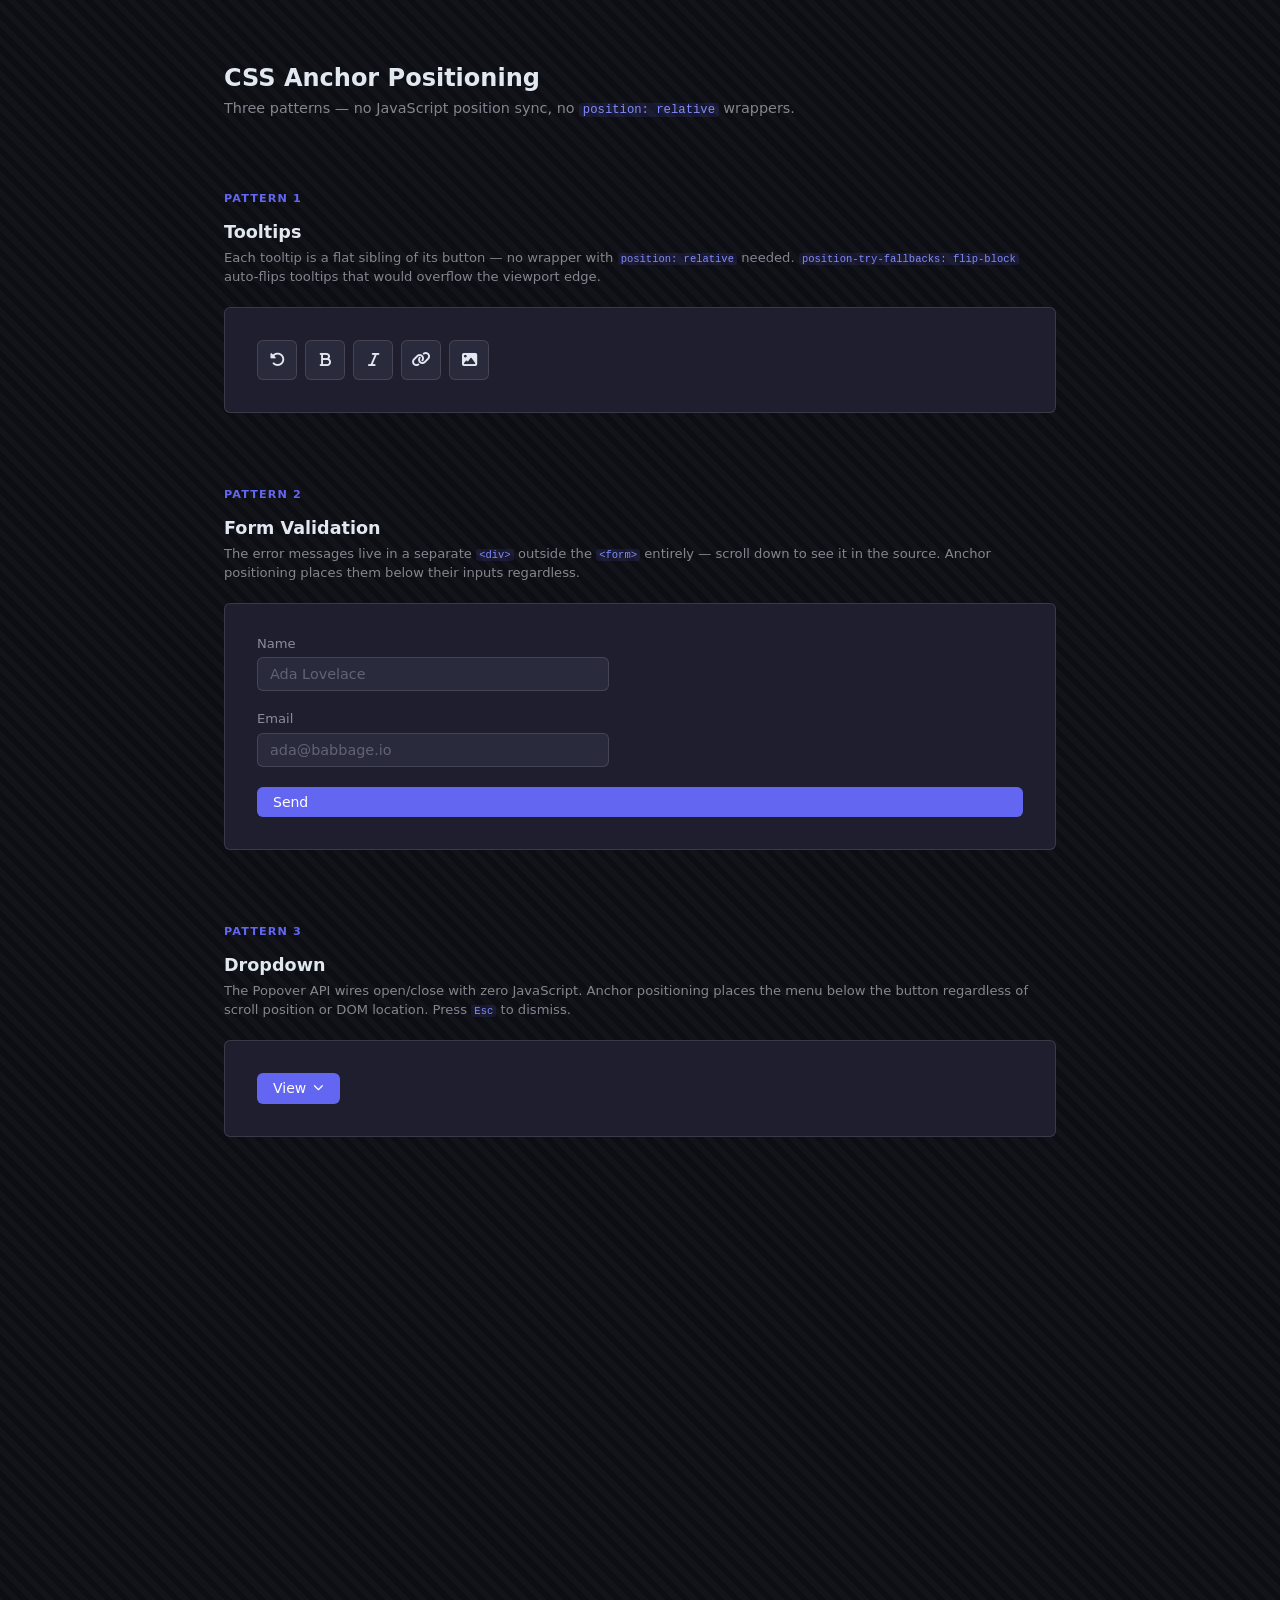
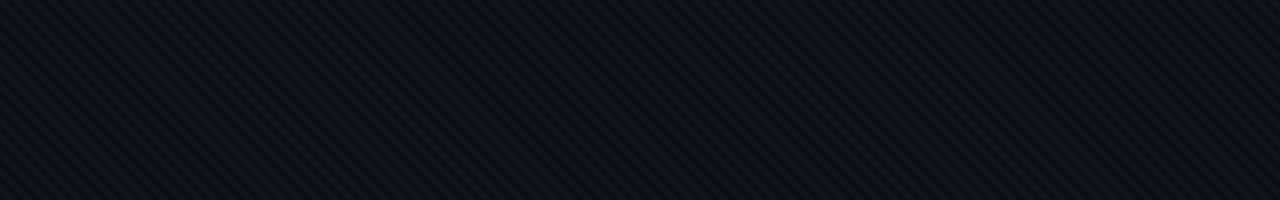
<file: anchor-positioning/index.html>
<!DOCTYPE html>
<html lang="en">

<head>
    <meta charset="UTF-8">
    <meta name="viewport" content="width=device-width, initial-scale=1.0">
    <title>CSS Anchor Positioning</title>
    <link rel="stylesheet" href="https://cdnjs.cloudflare.com/ajax/libs/font-awesome/6.7.2/css/all.min.css">
    <style>
        *, *::before, *::after {
            box-sizing: border-box;
        }

        :root {
            --accent: #6366f1;
            --accent-hover: #818cf8;
            --surface: #1e1e2e;
            --surface-raised: #2a2a3d;
            --border: rgb(255 255 255 / .12);
            --text: #e2e8f0;
            --text-dim: rgb(226 232 240 / .55);
            --error: #f87171;
            --success: #4ade80;
            --radius: 6px;
        }

        body {
            margin: 0;
            min-block-size: 200svh;
            font-family: system-ui;
            background: #0d0d14;
            background-image: repeating-linear-gradient(
                45deg,
                #0d0d14,
                #0d0d14 6px,
                rgb(255 255 255 / .025) 6px,
                rgb(255 255 255 / .025) 12px
            );
            color: var(--text);
            padding-block: 4rem;
            padding-inline: 2rem;
        }

        .page {
            max-inline-size: 52rem;
            margin-inline: auto;
            display: flex;
            flex-direction: column;
            gap: 4rem;
        }

        .page-header {
            display: flex;
            flex-direction: column;
            gap: .5rem;
        }

        .page-header h1 {
            margin: 0;
            font-size: 1.5rem;
            font-weight: 700;
        }

        .page-header p {
            margin: 0;
            color: var(--text-dim);
            font-size: .9rem;
        }

        .section {
            display: flex;
            flex-direction: column;
            gap: 1.25rem;
        }

        .section-header {
            display: flex;
            flex-direction: column;
            gap: .35rem;
        }

        .section-label {
            font-size: .7rem;
            font-weight: 600;
            letter-spacing: .1em;
            text-transform: uppercase;
            color: var(--accent);
        }

        .section-title {
            font-size: 1.1rem;
            font-weight: 600;
            margin: 0;
        }

        .section-note {
            font-size: .82rem;
            color: var(--text-dim);
            margin: 0;
            line-height: 1.5;

            code {
                font-family: ui-monospace, monospace;
                font-size: .8em;
                color: var(--accent-hover);
                background: rgb(99 102 241 / .12);
                padding-inline: .3em;
                border-radius: 3px;
            }
        }

        .demo-area {
            background: var(--surface);
            border: 1px solid var(--border);
            border-radius: var(--radius);
            padding: 2rem;
        }

        /* ─── Shared button styles ─── */

        .btn-primary {
            padding-block: .45rem;
            padding-inline: 1rem;
            background: var(--accent);
            color: #fff;
            border: none;
            border-radius: var(--radius);
            font-family: inherit;
            font-size: .875rem;
            font-weight: 500;
            cursor: pointer;
            display: inline-flex;
            align-items: center;
            gap: .4rem;
            transition: background 150ms;

            &:hover {
                background: var(--accent-hover);
            }

            &:disabled {
                opacity: .5;
                cursor: not-allowed;
            }
        }

        /* ─── Pattern 1: Tooltips ─── */

        .toolbar {
            display: flex;
            align-items: center;
            gap: .5rem;
            flex-wrap: wrap;
        }

        /* Anchor declarations */
        .btn-undo   { anchor-name: --btn-undo;   }
        .btn-bold   { anchor-name: --btn-bold;   }
        .btn-italic { anchor-name: --btn-italic; }
        .btn-link   { anchor-name: --btn-link;   }
        .btn-image  { anchor-name: --btn-image;  }

        .tool-btn {
            inline-size: 2.5rem;
            block-size: 2.5rem;
            border: 1px solid var(--border);
            border-radius: var(--radius);
            background: var(--surface-raised);
            color: var(--text);
            cursor: pointer;
            font-size: .95rem;
            display: flex;
            align-items: center;
            justify-content: center;
            transition: background 150ms, border-color 150ms, color 150ms;

            &:hover {
                background: var(--accent);
                border-color: var(--accent);
                color: #fff;
            }
        }

        .tooltip {
            position: fixed;
            position-area: top;
            margin-block-end: 8px;
            position-try-fallbacks: flip-block;

            background: var(--surface-raised);
            border: 1px solid var(--border);
            border-radius: var(--radius);
            padding-block: .3rem;
            padding-inline: .6rem;
            font-size: .78rem;
            white-space: nowrap;
            pointer-events: none;
            color: var(--text);

            opacity: 0;
            transition: opacity 150ms;
        }

        /* Individual anchor associations */
        .tooltip-undo   { position-anchor: --btn-undo;   }
        .tooltip-bold   { position-anchor: --btn-bold;   }
        .tooltip-italic { position-anchor: --btn-italic; }
        .tooltip-link   { position-anchor: --btn-link;   }
        .tooltip-image  { position-anchor: --btn-image;  }

        /* Pure CSS hover — no JS */
        .btn-undo:hover   + .tooltip-undo   { opacity: 1; }
        .btn-bold:hover   + .tooltip-bold   { opacity: 1; }
        .btn-italic:hover + .tooltip-italic { opacity: 1; }
        .btn-link:hover   + .tooltip-link   { opacity: 1; }
        .btn-image:hover  + .tooltip-image  { opacity: 1; }

        /* ─── Pattern 2: Dropdown ─── */

        .view-button {
            anchor-name: --view-btn;
        }

        #view-menu {
            position: fixed;
            position-anchor: --view-btn;
            position-area: bottom span-right;
            margin-block: 4px;
            position-try-fallbacks: flip-block;

            /* Reset popover UA styles */
            /* margin: 0; */
            padding: 0;
            list-style: none;
            border: 1px solid var(--border);
            border-radius: var(--radius);
            background: var(--surface-raised);
            min-inline-size: 11rem;
            overflow: hidden;

            /* Animation */
            opacity: 0;
            scale: 0.97;
            transform-origin: top left;
            transition: opacity 180ms, scale 180ms, display 180ms allow-discrete;

            &:popover-open {
                opacity: 1;
                scale: 1;
            }

            @starting-style {
                &:popover-open {
                    opacity: 0;
                    scale: 0.97;
                }
            }

            li {
                button {
                    display: flex;
                    align-items: center;
                    gap: .5rem;
                    inline-size: 100%;
                    padding-block: .5rem;
                    padding-inline: .75rem;
                    background: none;
                    border: none;
                    color: var(--text);
                    cursor: pointer;
                    text-align: start;
                    font-family: inherit;
                    font-size: .875rem;

                    &:hover {
                        background: rgb(99 102 241 / .15);
                        color: var(--accent-hover);
                    }
                }

                &.active button {
                    color: var(--accent-hover);

                    i {
                        opacity: 1;
                    }
                }

                button i.fa-check {
                    opacity: 0;
                    font-size: .75rem;
                    inline-size: 1rem;
                    flex-shrink: 0;
                }
            }
        }

        /* ─── Pattern 3: Form Validation ─── */

        #contact-form {
            display: flex;
            flex-direction: column;
            gap: 1.25rem;
        }

        .field {
            display: flex;
            flex-direction: column;
            gap: .4rem;
        }

        .field label {
            font-size: .82rem;
            font-weight: 500;
            color: var(--text-dim);
        }

        .form-input {
            inline-size: 22rem;
            max-inline-size: 100%;
            padding-block: .5rem;
            padding-inline: .75rem;
            background: var(--surface-raised);
            border: 1px solid var(--border);
            border-radius: var(--radius);
            color: var(--text);
            font-family: inherit;
            font-size: .9rem;
            transition: border-color 150ms;

            &::placeholder {
                color: rgb(226 232 240 / .3);
            }

            &:focus {
                outline: none;
                border-color: var(--accent);
            }

            &.is-invalid {
                border-color: var(--error);
            }

            &.is-valid {
                border-color: var(--success);
            }
        }

        /* Anchor declarations on inputs */
        .name-input  { anchor-name: --name-input;  }
        .email-input { anchor-name: --email-input; }

        /* Error messages — positioned via anchor from anywhere in the DOM */
        .error-msg {
            position: fixed;
            position-area: bottom span-right;
            margin-block-start: 4px;
            position-try-fallbacks: flip-block;

            font-size: .78rem;
            color: var(--error);
            background: rgb(248 113 113 / .08);
            border: 1px solid rgb(248 113 113 / .25);
            border-radius: var(--radius);
            padding-block: .3rem;
            padding-inline: .6rem;
            pointer-events: none;
            white-space: nowrap;

            opacity: 0;
            transition: opacity 150ms;

            &.visible {
                opacity: 1;
            }
        }

        .error-name  { position-anchor: --name-input;  }
        .error-email { position-anchor: --email-input; }
    </style>
</head>

<body>
    <div class="page">

        <header class="page-header">
            <h1>CSS Anchor Positioning</h1>
            <p>Three patterns — no JavaScript position sync, no <code style="font-family: ui-monospace, monospace; font-size: .85em; color: #818cf8; background: rgb(99 102 241 / .12); padding-inline: .3em; border-radius: 3px;">position: relative</code> wrappers.</p>
        </header>
<!-- HTML -->
        <!-- ─── Pattern 1: Tooltips ─── -->
        <section class="section">
            <div class="section-header">
                <p class="section-label">Pattern 1</p>
                <h2 class="section-title">Tooltips</h2>
                <p class="section-note">
                    Each tooltip is a flat sibling of its button — no wrapper with <code>position: relative</code>
                    needed. <code>position-try-fallbacks: flip-block</code> auto-flips tooltips that would overflow
                    the viewport edge.
                </p>
            </div>
            <div class="demo-area toolbar">
                <button class="tool-btn btn-undo" aria-label="Undo">
                    <i class="fa-solid fa-rotate-left"></i>
                </button>
                <div class="tooltip tooltip-undo" role="tooltip">Undo</div>

                <button class="tool-btn btn-bold" aria-label="Bold">
                    <i class="fa-solid fa-bold"></i>
                </button>
                <div class="tooltip tooltip-bold" role="tooltip">Bold</div>

                <button class="tool-btn btn-italic" aria-label="Italic">
                    <i class="fa-solid fa-italic"></i>
                </button>
                <div class="tooltip tooltip-italic" role="tooltip">Italic</div>

                <button class="tool-btn btn-link" aria-label="Insert Link">
                    <i class="fa-solid fa-link"></i>
                </button>
                <div class="tooltip tooltip-link" role="tooltip">Insert Link</div>

                <button class="tool-btn btn-image" aria-label="Insert Image">
                    <i class="fa-solid fa-image"></i>
                </button>
                <div class="tooltip tooltip-image" role="tooltip">Insert Image</div>
            </div>
        </section>

        
        <!-- ─── Pattern 2: Form Validation ─── -->
        <section class="section">
            <div class="section-header">
                <p class="section-label">Pattern 2</p>
                <h2 class="section-title">Form Validation</h2>
                <p class="section-note">
                    The error messages live in a separate <code>&lt;div&gt;</code> outside the
                    <code>&lt;form&gt;</code> entirely — scroll down to see it in the source. Anchor
                    positioning places them below their inputs regardless.
                </p>
            </div>
            <div class="demo-area">
                <form id="contact-form" novalidate>
                    <div class="field">
                        <label for="name-input">Name</label>
                        <input id="name-input" class="form-input name-input"
                        type="text" autocomplete="name" placeholder="Ada Lovelace">
                    </div>
                    <div class="field">
                        <label for="email-input">Email</label>
                        <input id="email-input" class="form-input email-input"
                        type="email" autocomplete="email" placeholder="ada@babbage.io">
                    </div>
                    <button type="submit" class="btn-primary" id="submit-btn">Send</button>
                </form>
            </div>
        </section>
        
        <!-- ─── Pattern 3: Dropdown ─── -->
        <section class="section">
            <div class="section-header">
                <p class="section-label">Pattern 3</p>
                <h2 class="section-title">Dropdown</h2>
                <p class="section-note">
                    The Popover API wires open/close with zero JavaScript. Anchor positioning places
                    the menu below the button regardless of scroll position or DOM location.
                    Press <code>Esc</code> to dismiss.
                </p>
            </div>
            <div class="demo-area">
                <button class="btn-primary view-button" popovertarget="view-menu">
                    View <i class="fa-solid fa-chevron-down" style="font-size: .75em;"></i>
                </button>
            </div>

            <!-- The menu lives outside the demo-area — it still anchors to the button above -->
            <ul id="view-menu" popover>
                <li class="active">
                    <button popovertarget="view-menu" popovertargetaction="hide" data-value="editor">
                        <i class="fa-solid fa-check"></i> Editor
                    </button>
                </li>
                <li>
                    <button popovertarget="view-menu" popovertargetaction="hide" data-value="preview">
                        <i class="fa-solid fa-check"></i> Preview
                    </button>
                </li>
                <li>
                    <button popovertarget="view-menu" popovertargetaction="hide" data-value="split">
                        <i class="fa-solid fa-check"></i> Split
                    </button>
                </li>
                <li>
                    <button popovertarget="view-menu" popovertargetaction="hide" data-value="zen">
                        <i class="fa-solid fa-check"></i> Zen Mode
                    </button>
                </li>
            </ul>
        </section>
    </div>

    <!-- Error layer — lives completely outside the form and its section -->
    <div class="error-layer" aria-live="polite">
        <div class="error-msg error-name" id="error-name">Name is required.</div>
        <div class="error-msg error-email" id="error-email">Valid email address required.</div>
    </div>

    <script>
        // ─── Pattern 2: Dropdown active state ───
        document.querySelectorAll('#view-menu li button').forEach(btn => {
            btn.addEventListener('click', () => {
                document.querySelectorAll('#view-menu li').forEach(li => li.classList.remove('active'));
                btn.closest('li').classList.add('active');
            });
        });

        // ─── Pattern 3: Form Validation ───
        const form = document.getElementById('contact-form');
        const nameInput = document.getElementById('name-input');
        const emailInput = document.getElementById('email-input');
        const submitBtn = document.getElementById('submit-btn');
        const errorName = document.getElementById('error-name');
        const errorEmail = document.getElementById('error-email');

        let submitted = false;

        function validateField(input, errorEl, isValid) {
            if (isValid) {
                input.classList.remove('is-invalid');
                input.classList.add('is-valid');
                errorEl.classList.remove('visible');
            } else {
                input.classList.remove('is-valid');
                input.classList.add('is-invalid');
                errorEl.classList.add('visible');
            }
            return isValid;
        }

        function validate() {
            const nameOk = validateField(nameInput, errorName, nameInput.value.trim().length > 0);
            const emailOk = validateField(emailInput, errorEmail,
                /^[^\s@]+@[^\s@]+\.[^\s@]+$/.test(emailInput.value.trim()));
            return nameOk && emailOk;
        }

        form.addEventListener('submit', e => {
            e.preventDefault();
            submitted = true;
            if (validate()) {
                submitBtn.textContent = 'Sent';
                submitBtn.disabled = true;
                nameInput.classList.remove('is-valid');
                emailInput.classList.remove('is-valid');
                form.reset();
                submitted = false;
                setTimeout(() => {
                    submitBtn.textContent = 'Send';
                    submitBtn.disabled = false;
                }, 2000);
            }
        });

        // Re-validate live after first submit attempt
        [nameInput, emailInput].forEach(input => {
            input.addEventListener('input', () => {
                if (submitted) validate();
            });
        });
    </script>
</body>

</html>
</file>
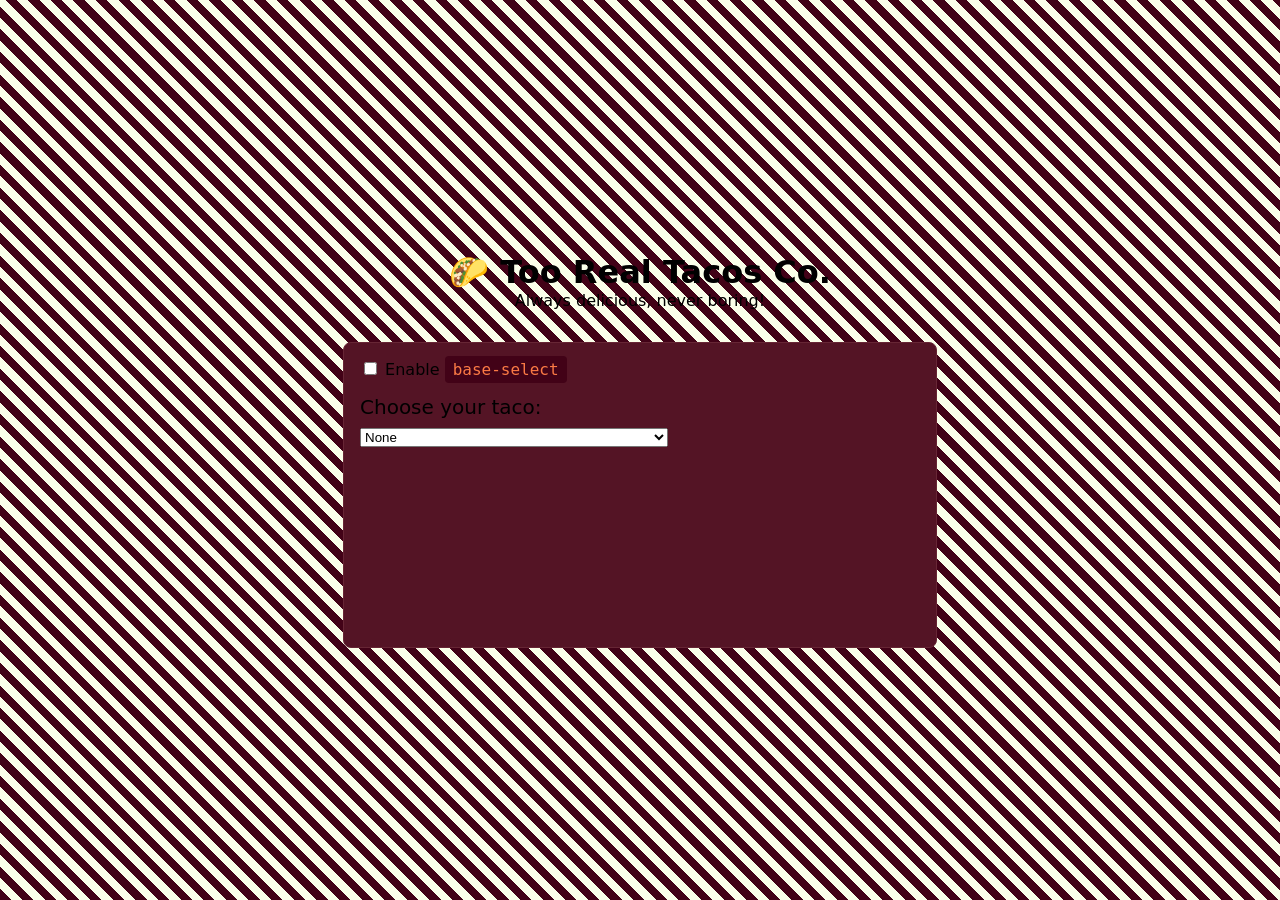
<file: appearance-base-select/index.html>
<!DOCTYPE html>
<html lang="en">

<head>
    <meta charset="UTF-8">
    <meta name="viewport" content="width=device-width, initial-scale=1.0">
    <title>Custom Style Selects</title>
    <style>
        :root {
            --hunter-green: #436436;
            --lime-cream: #D6F599;
            --chartreuse: #D2FF28;
            --spicy-orange: #C84C09;
            --night-bordeaux: #420217;

            --primary: var(--night-bordeaux);
            --primary--dark: oklch(from var(--primary) calc(l * .75) c h);
            --primary--darker: oklch(from var(--primary) calc(l * .5) c h);
            --primary--light: oklch(from var(--primary) calc(l * 1.25) c h);
            --primary--lighter: oklch(from var(--primary) calc(l * 1.5) c h);

            --secondary: var(--spicy-orange);
            --secondary--dark: oklch(from var(--secondary) calc(l * .75) c h);
            --secondary--darker: oklch(from var(--secondary) calc(l * .5) c h);
            --secondary--light: oklch(from var(--secondary) calc(l * 1.25) c h);
            --secondary--lighter: oklch(from var(--secondary) calc(l * 1.5) c h);

            --tertiary: var(--chartreuse);
            --tertiary--10: rgb(from var(--tertiary) r g b / .1);
            --tertiary--dark: oklch(from var(--tertiary) calc(l * .75) c h);
            --tertiary--darker: oklch(from var(--tertiary) calc(l * .5) c h);
            --tertiary--light: oklch(from var(--tertiary) calc(l * 1.25) c h);
            --tertiary--lighter: oklch(from var(--tertiary) calc(l * 1.5) c h);

            color-scheme: light dark;
        }

        body {
            display: grid;
            place-content: center;
            min-block-size: 100vh;
            margin: 0;
            font-family: system-ui, -apple-system, BlinkMacSystemFont, 'Segoe UI', Roboto, Oxygen, Ubuntu, Cantarell, 'Open Sans', 'Helvetica Neue', sans-serif;
            background: repeating-linear-gradient(
                    45deg,
                    var(--primary),
                    var(--primary) 8px,
                    var(--tertiary--10) 8px,
                    var(--tertiary--10) 16px);
        }

        h1,
        p {
            text-align: center;
            margin: 0;
        }

        label[for] {
            display: block;
            margin-block-end: .5rem;
            font-weight: 500;
            font-size: 1.25rem;
        }

        .select-wrapper {
            border: 1px solid var(--primary--lighter);
            inline-size: 35rem;
            min-block-size: 17rem;
            padding: 1rem;
            border-radius: 0.5rem;
            background: var(--primary--light);
            margin-block-start: 2rem;
        }

        select.enable-base-select {
            inline-size: 100%;
            background: var(--primary--dark);
            border: 1px solid var(--primary--lighter);
            border: none;
            transition: border-radius 250ms ease;
            padding: .5rem;

            &,
            &::picker(select) {
                appearance: base-select;
            }

            option {
                padding-block: .25rem;
                transition: background 250ms ease, padding 250ms ease;
                cursor: pointer;

                &:hover {
                    background: var(--secondary);
                    padding-inline-start: .75rem;
                }

                &:checked {
                    padding-inline-start: 2.25rem;
                    background: var(--tertiary);
                    color: var(--primary);
                    font-size: 1.25em;
                    font-weight: 500;

                    .price {
                        color: var(--tertiary--darker);
                    }
                }

                &::checkmark {
                    content: "💯";
                }

                .desc {
                    font-size: .8em;
                    margin-inline: 1rem;
                    font-weight: 100;
                }

                .price {
                    font-size: .8em;
                    color: var(--tertiary);
                }
            }

            &::picker(select) {
                background: var(--primary--lighter);
                border: none;
                border-bottom-right-radius: .25rem;
                border-bottom-left-radius: .25rem;
                opacity: 0;
                transition: all 250ms allow-discrete;
            }

            &::picker(select):popover-open {
                opacity: 1;
            }

            @starting-style {
                &::picker(select):popover-open {
                    opacity: 0;
                }
            }

            &::picker-icon {
                display: flex;
                flex-direction: column;
                justify-content: center;
                rotate: 0deg;
                transition: rotate 250ms ease;
                color: var(--tertiary--lighter);
            }

            &:open {
                border-radius: 0;

                &::picker-icon {
                    rotate: 90deg;
                }
            }

            selectedcontent {
                color: var(--tertiary--lighter);

                .desc,
                .price {
                    display: none;
                }
            }
        }

        label[for="enable-base-select"] {
            font-size: 1rem;
            cursor: pointer;
            margin-block-end: 1rem;
            input {
                accent-color: var(--tertiary);
            }
            code {
                background: var(--primary);
                padding: .25rem .5rem;
                border-radius: .25rem;
                color: var(--secondary--light);
            }
        }
    </style>
    <script>
        document.addEventListener('DOMContentLoaded', ()=> {
            const enableBaseSelect = document.getElementById('enable-base-select');
            const tacosSelect = document.getElementById('tacos');
            enableBaseSelect.addEventListener('change', function() {
                tacos.classList.toggle('enable-base-select');
            });
        });
    </script>
</head>

<body>
    <h1>🌮 Too Real Tacos Co.</h1>
    <p>Always delicious, never boring!</p>
    <div class="select-wrapper">
        <label for="enable-base-select">
            <input type="checkbox" name="enable-base-select" id="enable-base-select">
            Enable <code>base-select</code>
        </label>
        <label for="tacos">Choose your taco:</label>
        <select id="tacos" name="tacos">
            <button>
                <selectedcontent></selectedcontent>
            </button>
            <option value="" selected>None</option>
            <option value="steak">
                <span class="label">Steak</span>
                <span class="desc">Onions, Cilantro</span>
                <span class="price">$1.50</span>
            </option>
            <option value="chicken">
                <span class="label">Chicken</span>
                <span class="desc">Pico de Gallo</span>
                <span class="price">$1.25</span>
            </option>
            <option value="fish">
                <span class="label">Fish</span>
                <span class="desc">Fried cod, Slaw</span>
                <span class="price">$1.75</span>
            </option>
            <option value="veggie">
                <span class="label">Veggie</span>
                <span class="desc">Cactus, Guacamole, Queso fresco</span>
                <span class="price">$1.00</span>
            </option>
        </select>
    </div>
</body>

</html>
</file>
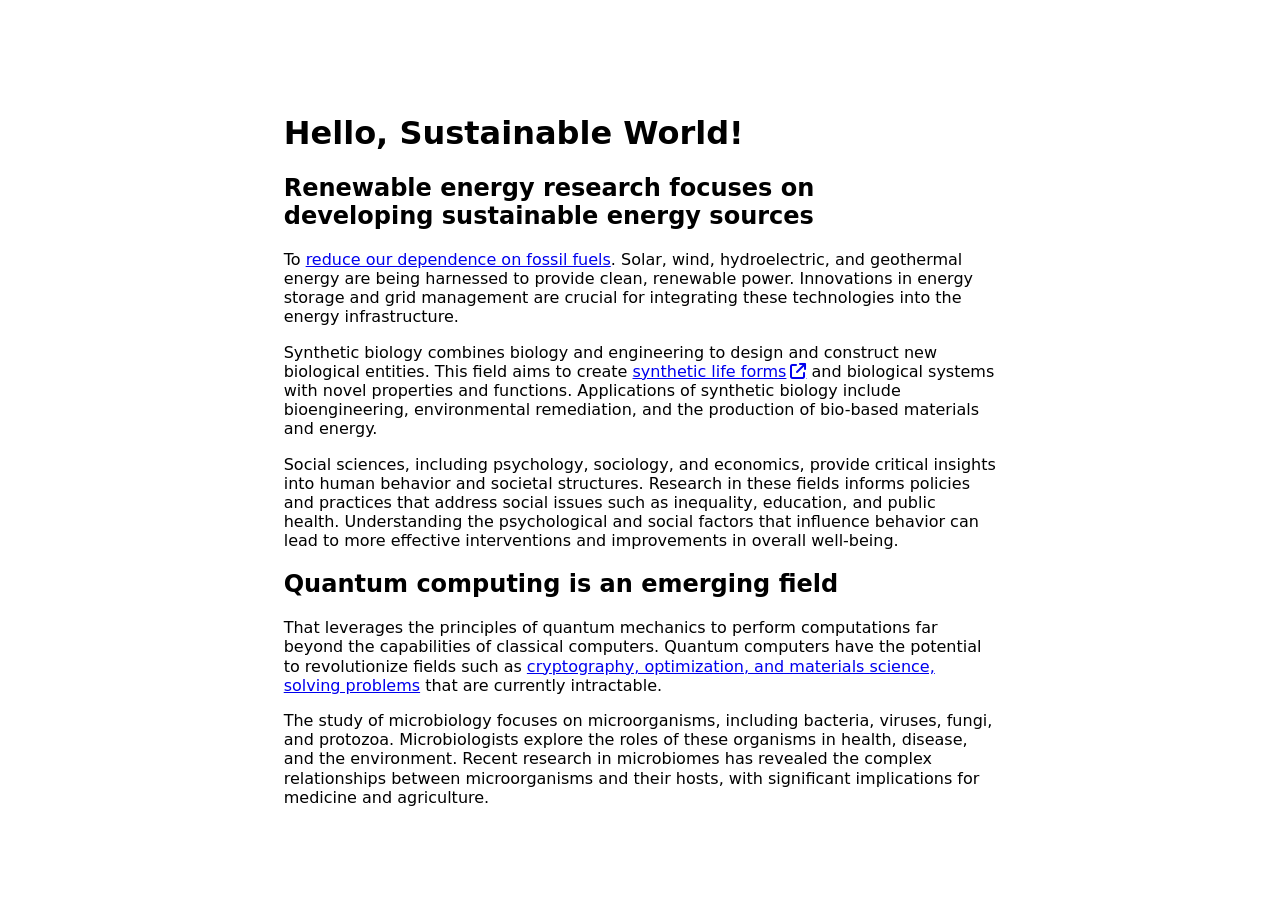
<file: attr-selector-ext-links/index.html>
<!DOCTYPE html>
<html lang="en">

<head>
    <meta charset="UTF-8">
    <meta name="viewport" content="width=device-width, initial-scale=1.0">
    <title>Document</title>
    <link rel="stylesheet" href="index.css">
    <link rel="stylesheet" href="https://cdnjs.cloudflare.com/ajax/libs/font-awesome/6.7.2/css/all.min.css" />
</head>

<body>
    <div class="content-wrapper">
        <h1>Hello, Sustainable World!</h1>
        <h2>Renewable energy research focuses on developing sustainable energy sources</h2>
        <p>To <a href="#" target="_parent">reduce our dependence on fossil
            fuels</a>. Solar, wind, hydroelectric, and geothermal energy are being harnessed to provide clean, renewable
            power.
            Innovations in energy storage and grid management are crucial for integrating these technologies into the
            energy
            infrastructure.</p>

        <p>Synthetic biology combines biology and engineering to design and construct new biological entities. This
            field
            aims to create <a href="#" target="_blank">synthetic life forms</a> and biological systems with novel properties and functions. Applications
            of
            synthetic biology include bioengineering, environmental remediation, and the production of bio-based
            materials
            and energy.</p>

        <p>Social sciences, including psychology, sociology, and economics, provide critical insights into human
            behavior
            and societal structures. Research in these fields informs policies and practices that address social issues
            such
            as inequality, education, and public health. Understanding the psychological and social factors that
            influence
            behavior can lead to more effective interventions and improvements in overall well-being.</p>
        <h2>Quantum computing is an emerging field</h2>
        <p>That leverages the principles of quantum mechanics to perform computations
            far beyond the capabilities of classical computers. Quantum computers have the potential to revolutionize
            fields
            such as <a href="#" target="_parent">cryptography, optimization, and materials science, solving problems</a> that are currently intractable.
        </p>

        <p>The study of microbiology focuses on microorganisms, including bacteria, viruses, fungi, and protozoa.
            Microbiologists explore the roles of these organisms in health, disease, and the environment. Recent
            research in
            microbiomes has revealed the complex relationships between microorganisms and their hosts, with significant
            implications for medicine and agriculture.</p>
    </div>
</body>

</html>
</file>
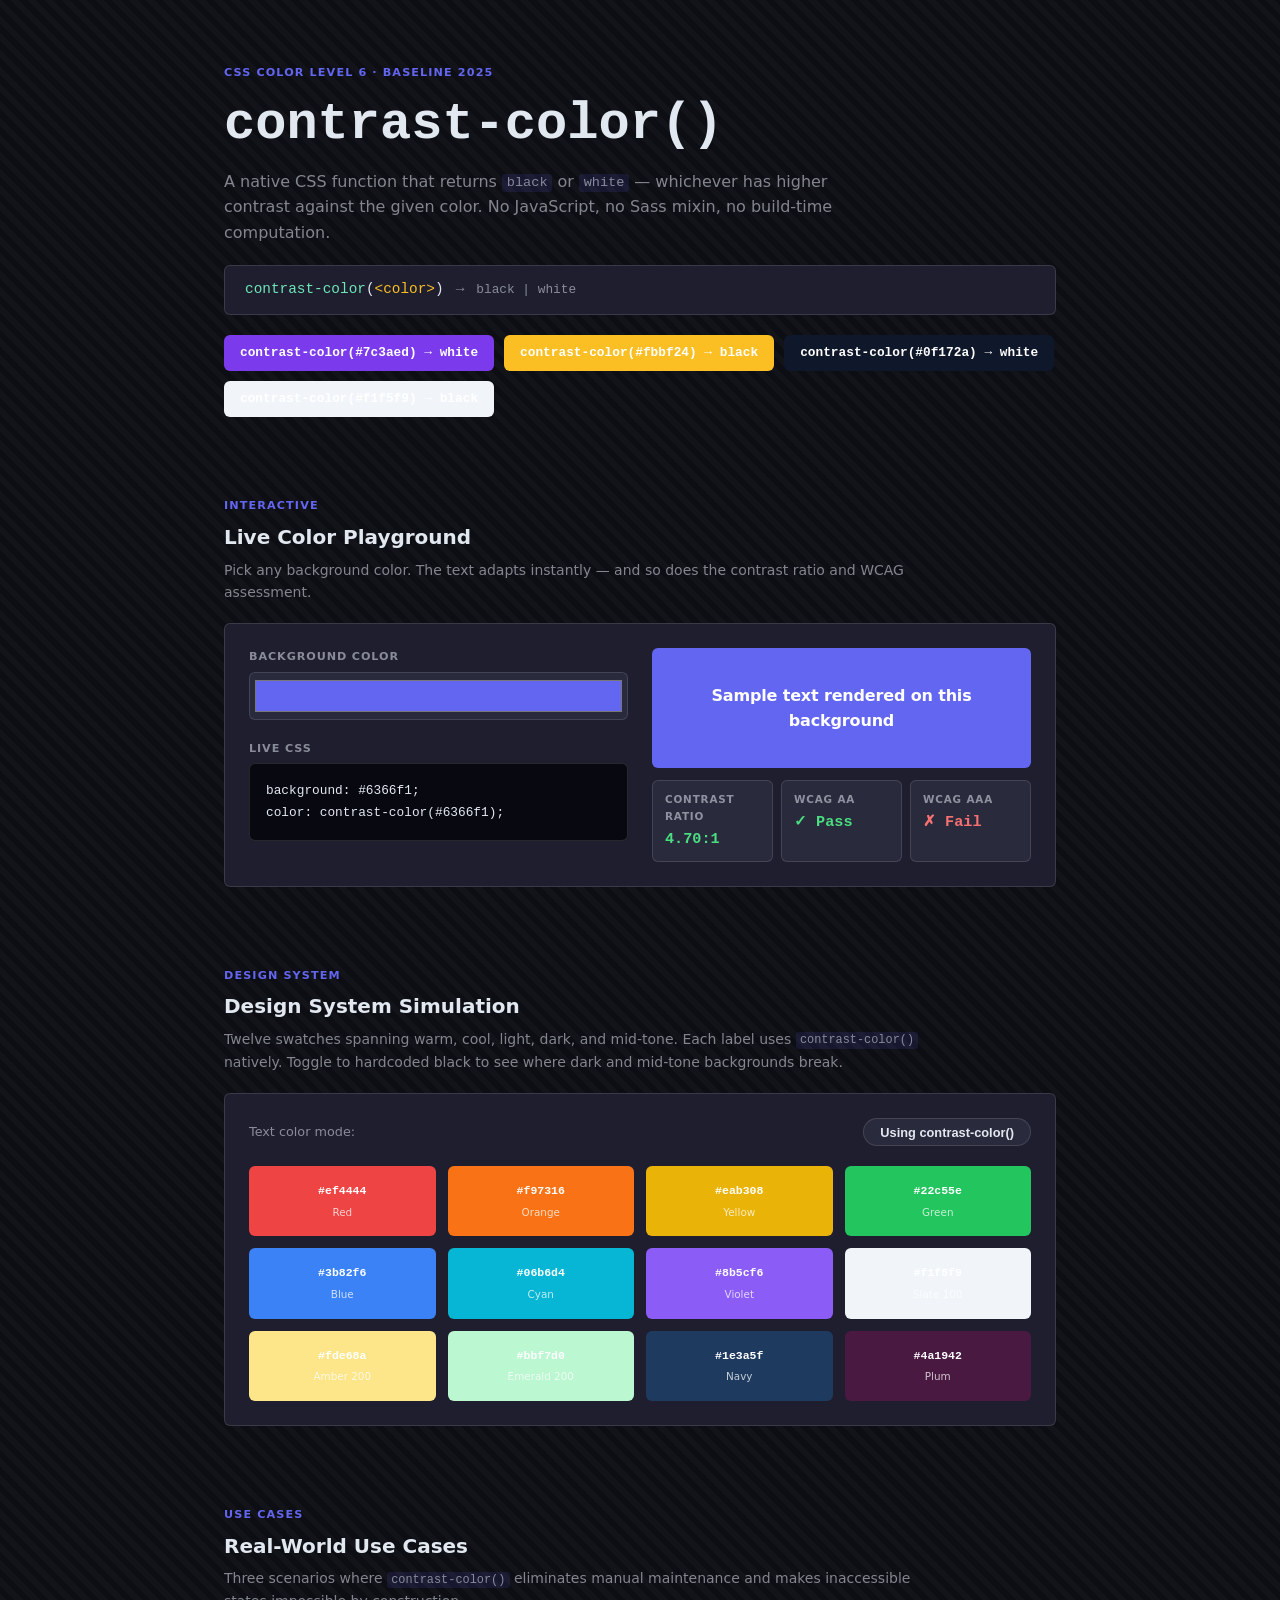
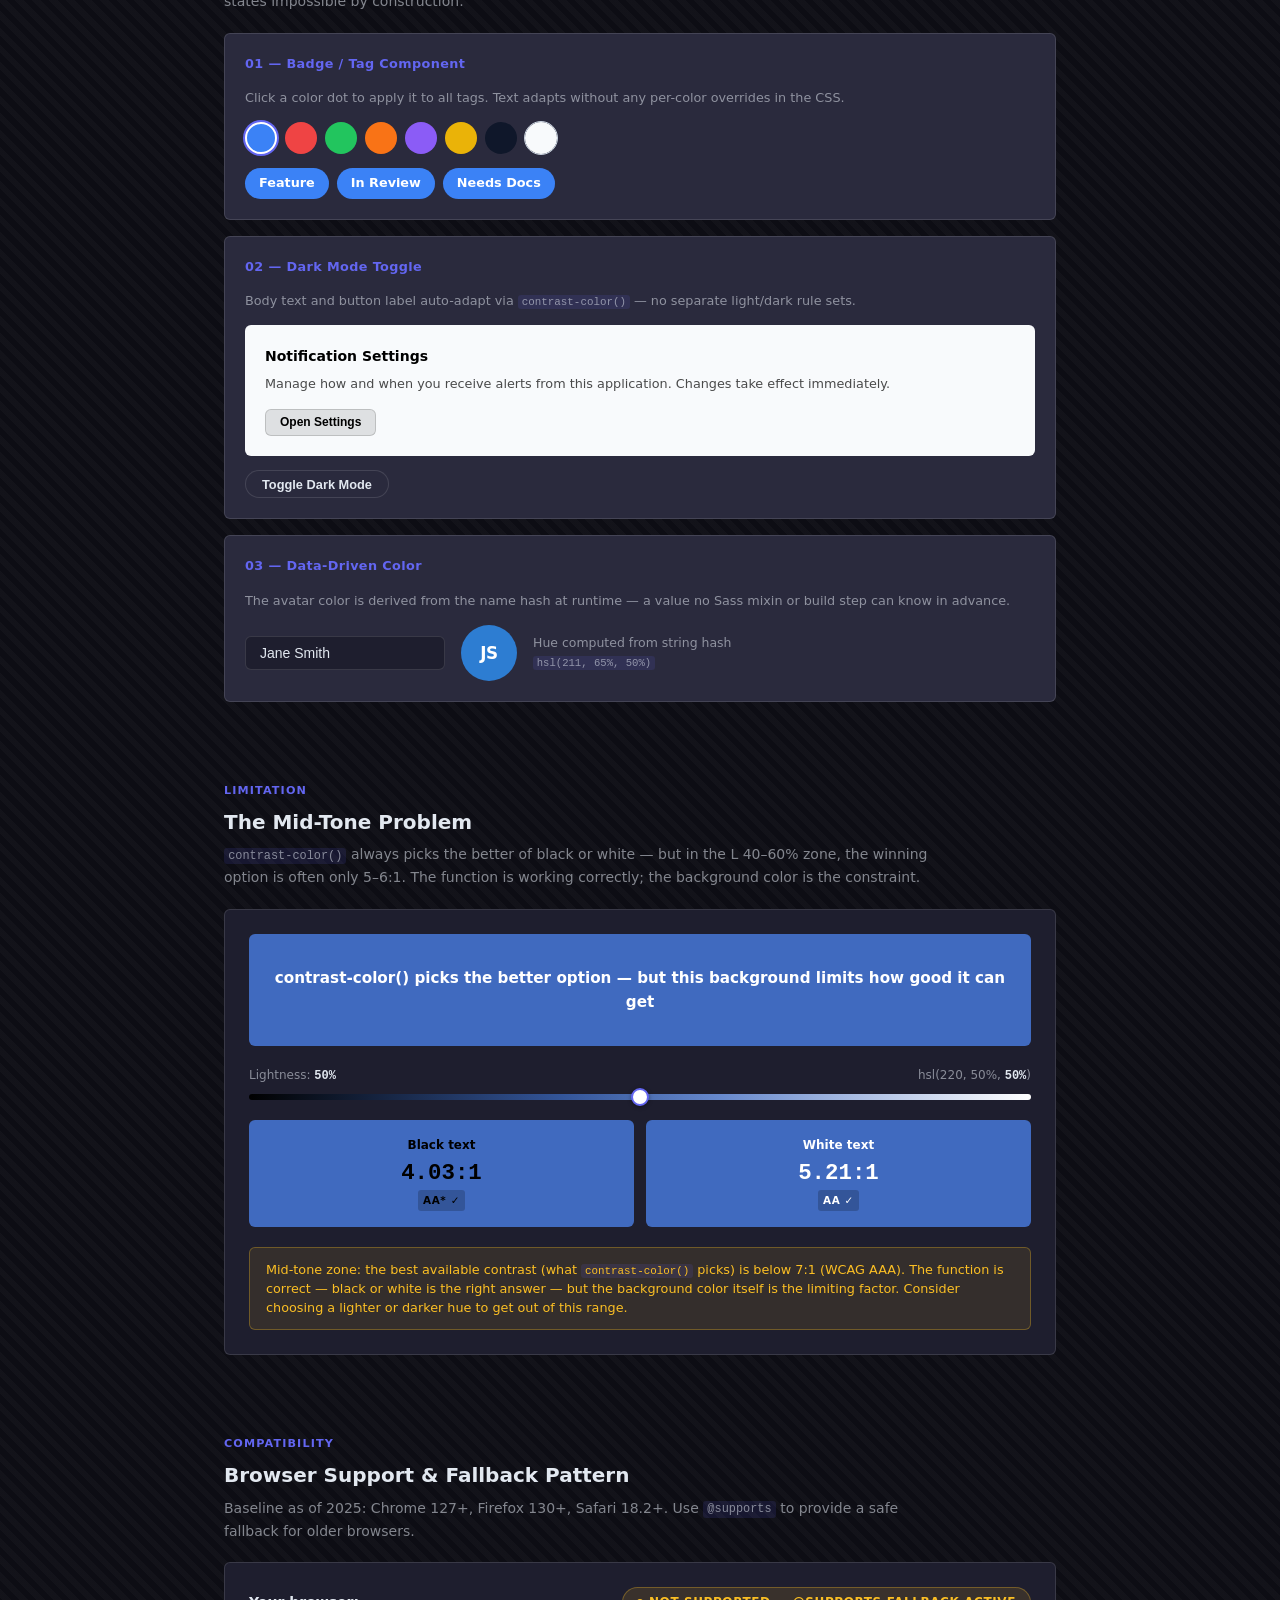
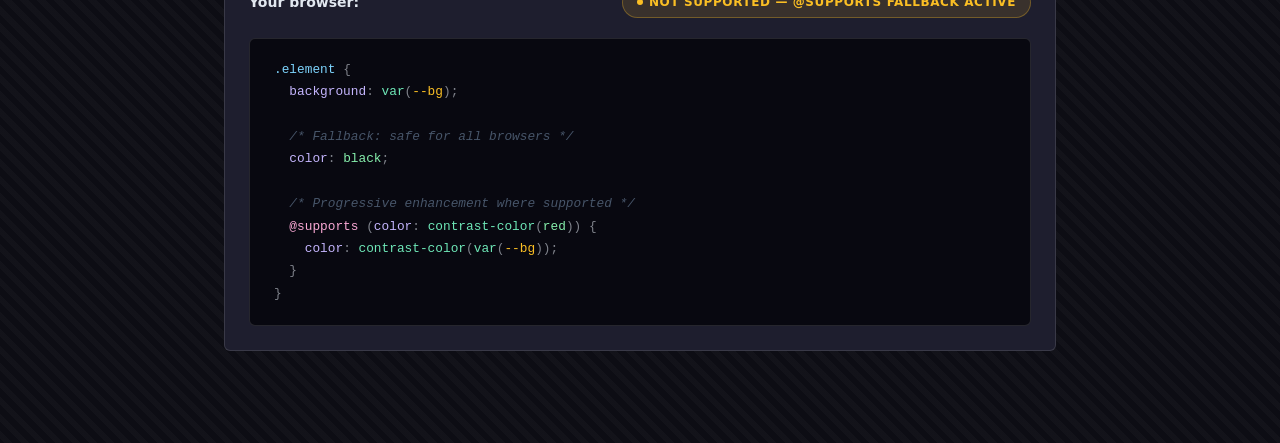
<file: contrast-color/index.html>
<!DOCTYPE html>
<html lang="en">
<head>
  <meta charset="UTF-8">
  <meta name="viewport" content="width=device-width, initial-scale=1.0">
  <title>contrast-color() Demo</title>
  <style>
    /* ─── Variables & Reset ─── */
    :root {
      --accent: #6366f1;
      --accent-hover: #818cf8;
      --surface: #1e1e2e;
      --surface-raised: #2a2a3d;
      --border: rgb(255 255 255 / .12);
      --text: #e2e8f0;
      --text-dim: rgb(226 232 240 / .55);
      --success: #4ade80;
      --warning: #fbbf24;
      --error: #f87171;
      --radius: 6px;
    }

    *, *::before, *::after {
      box-sizing: border-box;
      margin: 0;
      padding: 0;
    }

    body {
      font-family: system-ui, sans-serif;
      background-color: #0d0d14;
      background-image: repeating-linear-gradient(
        45deg,
        #0d0d14,
        #0d0d14 6px,
        rgb(255 255 255 / .025) 6px,
        rgb(255 255 255 / .025) 12px
      );
      color: var(--text);
      line-height: 1.6;
      padding: 3.5rem 1.25rem 6rem;
    }

    /* ─── Layout ─── */
    .page {
      max-width: 52rem;
      margin-inline: auto;
      display: flex;
      flex-direction: column;
      gap: 5rem;
    }

    .section {
      display: flex;
      flex-direction: column;
      gap: 1.25rem;
    }

    .section-header {
      display: flex;
      flex-direction: column;
      gap: 0.35rem;
    }

    .section-label {
      font-size: 0.7rem;
      font-weight: 600;
      text-transform: uppercase;
      letter-spacing: 0.1em;
      color: var(--accent);
    }

    .section-title {
      font-size: 1.25rem;
      font-weight: 700;
    }

    .section-note {
      font-size: 0.875rem;
      color: var(--text-dim);
      max-width: 44rem;
    }

    .demo-area {
      background: var(--surface);
      border: 1px solid var(--border);
      border-radius: var(--radius);
      padding: 1.5rem;
    }

    /* ─── Typography ─── */
    code {
      font-family: ui-monospace, 'SF Mono', monospace;
      font-size: 0.85em;
      background: rgb(99 102 241 / .12);
      padding: 0.1em 0.35em;
      border-radius: 3px;
    }

    /* ─── Hero ─── */
    .page-header {
      display: flex;
      flex-direction: column;
      gap: 1rem;
      padding-top: 0.5rem;
    }

    h1 {
      font-size: clamp(2.25rem, 6vw, 3.25rem);
      font-weight: 700;
      line-height: 1.05;
      font-family: ui-monospace, 'SF Mono', monospace;
      color: var(--text);
    }

    .page-desc {
      font-size: 1rem;
      color: var(--text-dim);
      max-width: 42rem;
    }

    .syntax-callout {
      display: inline-flex;
      align-items: baseline;
      gap: 0.75rem;
      background: var(--surface);
      border: 1px solid var(--border);
      border-radius: var(--radius);
      padding: 0.75rem 1.25rem;
      font-family: ui-monospace, 'SF Mono', monospace;
      font-size: 0.9rem;
      margin-top: 0.25rem;
      flex-wrap: wrap;
    }

    .syntax-fn { color: #6ee7b7; }
    .syntax-arg { color: #fbbf24; }
    .syntax-ret { color: var(--text-dim); font-size: 0.8rem; }
    .syntax-arrow { color: var(--text-dim); }

    .hero-swatches {
      display: flex;
      gap: 0.625rem;
      flex-wrap: wrap;
      margin-top: 0.25rem;
    }

    .hero-swatch {
      padding: 0.5rem 1rem;
      border-radius: var(--radius);
      font-size: 0.8rem;
      font-weight: 600;
      font-family: ui-monospace, 'SF Mono', monospace;
      background: var(--bg);
      color: white; /* fallback */
      transition: color 0.15s;
    }

    @supports (color: contrast-color(red)) {
      .hero-swatch {
        color: contrast-color(var(--bg));
      }
    }

    /* ─── Section 2: Playground ─── */
    .playground-grid {
      display: grid;
      grid-template-columns: 1fr 1fr;
      gap: 1.5rem;
      align-items: start;
    }

    @media (max-width: 580px) {
      .playground-grid { grid-template-columns: 1fr; }
    }

    .playground-controls {
      display: flex;
      flex-direction: column;
      gap: 1.25rem;
    }

    .control-group {
      display: flex;
      flex-direction: column;
      gap: 0.35rem;
    }

    .control-label {
      font-size: 0.7rem;
      font-weight: 600;
      text-transform: uppercase;
      letter-spacing: 0.08em;
      color: var(--text-dim);
    }

    input[type="color"] {
      width: 100%;
      height: 3rem;
      border: 1px solid var(--border);
      border-radius: var(--radius);
      background: var(--surface-raised);
      cursor: pointer;
      padding: 0.2rem;
    }

    .pg-code {
      background: #080810;
      border: 1px solid var(--border);
      border-radius: var(--radius);
      padding: 1rem;
      font-family: ui-monospace, 'SF Mono', monospace;
      font-size: 0.8rem;
      color: var(--text);
      white-space: pre;
      overflow-x: auto;
      line-height: 1.7;
    }

    .playground-output {
      display: flex;
      flex-direction: column;
      gap: 0.75rem;
    }

    .pg-swatch {
      background: var(--pg-bg, #6366f1);
      border-radius: var(--radius);
      padding: 2rem 1.5rem;
      text-align: center;
      font-size: 1rem;
      font-weight: 700;
      color: white; /* fallback */
      transition: background 0.15s, color 0.15s;
      min-height: 120px;
      display: flex;
      align-items: center;
      justify-content: center;
      letter-spacing: -0.01em;
    }

    @supports (color: contrast-color(red)) {
      .pg-swatch {
        color: contrast-color(var(--pg-bg, #6366f1));
      }
    }

    .pg-stats {
      display: grid;
      grid-template-columns: repeat(3, 1fr);
      gap: 0.5rem;
    }

    .pg-stat {
      background: var(--surface-raised);
      border: 1px solid var(--border);
      border-radius: var(--radius);
      padding: 0.6rem 0.75rem;
      display: flex;
      flex-direction: column;
      gap: 0.15rem;
    }

    .pg-stat-label {
      font-size: 0.65rem;
      font-weight: 600;
      text-transform: uppercase;
      letter-spacing: 0.08em;
      color: var(--text-dim);
    }

    .pg-stat-value {
      font-size: 0.95rem;
      font-weight: 700;
      font-family: ui-monospace, 'SF Mono', monospace;
    }

    .c-pass { color: var(--success); }
    .c-warn { color: var(--warning); }
    .c-fail { color: var(--error); }

    /* ─── Section 3: Design Grid ─── */
    .grid-controls {
      display: flex;
      align-items: center;
      justify-content: space-between;
      margin-bottom: 1.25rem;
      gap: 1rem;
      flex-wrap: wrap;
    }

    .grid-mode-label {
      font-size: 0.8rem;
      color: var(--text-dim);
    }

    .toggle-btn {
      background: var(--surface-raised);
      border: 1px solid var(--border);
      border-radius: 20px;
      padding: 0.35rem 1rem;
      font-size: 0.8rem;
      font-weight: 600;
      color: var(--text);
      cursor: pointer;
      transition: background 0.15s, border-color 0.15s, color 0.15s;
    }

    .toggle-btn:hover {
      background: var(--surface);
      border-color: var(--accent);
    }

    .toggle-btn.active {
      background: var(--accent);
      border-color: var(--accent);
      color: white;
    }

    .swatch-grid {
      display: grid;
      grid-template-columns: repeat(4, 1fr);
      gap: 0.75rem;
    }

    @media (max-width: 480px) {
      .swatch-grid { grid-template-columns: repeat(3, 1fr); }
    }

    .color-swatch {
      background: var(--bg);
      border-radius: var(--radius);
      padding: 1rem 0.625rem;
      font-size: 0.72rem;
      font-weight: 700;
      text-align: center;
      display: flex;
      flex-direction: column;
      gap: 0.2rem;
      font-family: ui-monospace, 'SF Mono', monospace;
      transition: color 0.2s;
      color: white; /* fallback */
    }

    .color-swatch .swatch-name {
      font-size: 0.65rem;
      font-weight: 500;
      opacity: 0.75;
      font-family: system-ui, sans-serif;
    }

    @supports (color: contrast-color(red)) {
      .swatch-grid:not(.hardcoded) .color-swatch {
        color: contrast-color(var(--bg));
      }
    }

    .swatch-grid.hardcoded .color-swatch {
      color: black !important;
    }

    /* ─── Section 4: Use Cases ─── */
    .use-cases {
      display: flex;
      flex-direction: column;
      gap: 1rem;
    }

    .use-case {
      background: var(--surface-raised);
      border: 1px solid var(--border);
      border-radius: var(--radius);
      padding: 1.25rem;
      display: flex;
      flex-direction: column;
      gap: 0.875rem;
    }

    .use-case-title {
      font-size: 0.8rem;
      font-weight: 700;
      color: var(--accent);
      letter-spacing: 0.03em;
    }

    .use-case-note {
      font-size: 0.8rem;
      color: var(--text-dim);
    }

    /* Badge palette */
    .badge-palette {
      display: flex;
      gap: 0.5rem;
      flex-wrap: wrap;
      align-items: center;
    }

    .palette-dot {
      width: 2rem;
      height: 2rem;
      border-radius: 50%;
      border: 2px solid transparent;
      cursor: pointer;
      transition: transform 0.15s, border-color 0.15s, box-shadow 0.15s;
      background: var(--dot-bg);
    }

    .palette-dot:hover { transform: scale(1.15); }

    .palette-dot.selected {
      border-color: white;
      box-shadow: 0 0 0 2px var(--accent);
    }

    .badge-preview {
      display: flex;
      align-items: center;
      gap: 0.5rem;
      flex-wrap: wrap;
    }

    .badge-tag {
      display: inline-flex;
      align-items: center;
      background: var(--badge-bg, #3b82f6);
      border-radius: 9999px;
      padding: 0.3rem 0.875rem;
      font-size: 0.8rem;
      font-weight: 600;
      color: white; /* fallback */
      transition: background 0.2s, color 0.2s;
    }

    @supports (color: contrast-color(red)) {
      .badge-tag {
        color: contrast-color(var(--badge-bg, #3b82f6));
      }
    }

    /* Dark mode card */
    .mode-card {
      background: var(--card-bg, #f8fafc);
      border-radius: var(--radius);
      padding: 1.25rem;
      color: black; /* fallback - light bg default */
      transition: background 0.3s, color 0.3s;
    }

    @supports (color: contrast-color(red)) {
      .mode-card {
        color: contrast-color(var(--card-bg, #f8fafc));
      }
    }

    .mode-card h4 {
      font-size: 0.875rem;
      font-weight: 700;
      margin-bottom: 0.375rem;
    }

    .mode-card p {
      font-size: 0.8rem;
      margin-bottom: 0.875rem;
      opacity: 0.7;
    }

    .card-action-btn {
      background: rgb(0 0 0 / .1);
      border: 1px solid rgb(0 0 0 / .15);
      border-radius: var(--radius);
      padding: 0.35rem 0.875rem;
      font-size: 0.75rem;
      font-weight: 600;
      cursor: pointer;
      color: inherit;
      transition: background 0.15s;
    }

    @supports (color: contrast-color(red)) {
      .card-action-btn {
        color: contrast-color(var(--card-bg, #f8fafc));
      }
    }

    .card-action-btn:hover { background: rgb(0 0 0 / .2); }

    .dark-toggle-row {
      display: flex;
      align-items: center;
      gap: 0.75rem;
    }

    /* Avatar */
    .avatar-row {
      display: flex;
      align-items: center;
      gap: 1rem;
      flex-wrap: wrap;
    }

    .name-input {
      background: var(--surface);
      border: 1px solid var(--border);
      border-radius: var(--radius);
      padding: 0.5rem 0.875rem;
      font-size: 0.875rem;
      color: var(--text);
      width: 200px;
      outline: none;
      transition: border-color 0.15s;
    }

    .name-input:focus { border-color: var(--accent); }

    .avatar-circle {
      width: 3.5rem;
      height: 3.5rem;
      border-radius: 50%;
      background: var(--avatar-bg, hsl(200, 65%, 50%));
      display: flex;
      align-items: center;
      justify-content: center;
      font-size: 1.05rem;
      font-weight: 700;
      color: white; /* fallback */
      transition: background 0.25s, color 0.25s;
      flex-shrink: 0;
      letter-spacing: -0.02em;
    }

    @supports (color: contrast-color(red)) {
      .avatar-circle {
        color: contrast-color(var(--avatar-bg, hsl(200, 65%, 50%)));
      }
    }

    .avatar-meta {
      font-size: 0.78rem;
      color: var(--text-dim);
      line-height: 1.5;
    }

    /* ─── Section 5: Mid-tone ─── */
    .midtone-layout {
      display: flex;
      flex-direction: column;
      gap: 1.25rem;
    }

    .mt-main-swatch {
      background: var(--mt-bg, hsl(220, 50%, 50%));
      border-radius: var(--radius);
      padding: 2rem 1.5rem;
      text-align: center;
      font-size: 0.95rem;
      font-weight: 600;
      color: white; /* fallback */
      transition: background 0.05s, color 0.05s;
      min-height: 90px;
      display: flex;
      align-items: center;
      justify-content: center;
    }

    @supports (color: contrast-color(red)) {
      .mt-main-swatch {
        color: contrast-color(var(--mt-bg, hsl(220, 50%, 50%)));
      }
    }

    .slider-row {
      display: flex;
      flex-direction: column;
      gap: 0.5rem;
    }

    .slider-meta {
      display: flex;
      justify-content: space-between;
      font-size: 0.75rem;
      color: var(--text-dim);
    }

    .slider-meta strong { color: var(--text); font-family: ui-monospace, monospace; }

    input[type="range"] {
      -webkit-appearance: none;
      appearance: none;
      width: 100%;
      height: 6px;
      border-radius: 3px;
      background: linear-gradient(
        to right,
        hsl(220, 50%, 0%) 0%,
        hsl(220, 50%, 40%) 40%,
        hsl(220, 50%, 60%) 60%,
        hsl(220, 50%, 100%) 100%
      );
      cursor: pointer;
      outline: none;
    }

    input[type="range"]::-webkit-slider-thumb {
      -webkit-appearance: none;
      appearance: none;
      width: 18px;
      height: 18px;
      border-radius: 50%;
      background: white;
      border: 2px solid var(--accent);
      cursor: pointer;
      box-shadow: 0 1px 4px rgb(0 0 0 / .4);
    }

    input[type="range"]::-moz-range-thumb {
      width: 18px;
      height: 18px;
      border-radius: 50%;
      background: white;
      border: 2px solid var(--accent);
      cursor: pointer;
      box-shadow: 0 1px 4px rgb(0 0 0 / .4);
    }

    .mt-comparisons {
      display: grid;
      grid-template-columns: 1fr 1fr;
      gap: 0.75rem;
    }

    .mt-comp {
      background: var(--mt-bg);
      border-radius: var(--radius);
      padding: 1rem;
      display: flex;
      flex-direction: column;
      align-items: center;
      gap: 0.375rem;
      text-align: center;
      transition: background 0.05s;
    }

    .mt-comp-black { color: black; }
    .mt-comp-white { color: white; }

    .mt-comp-label {
      font-size: 0.75rem;
      font-weight: 700;
    }

    .mt-ratio {
      font-family: ui-monospace, monospace;
      font-size: 1.4rem;
      font-weight: 700;
      line-height: 1;
    }

    .mt-wcag-badge {
      font-size: 0.65rem;
      font-weight: 700;
      text-transform: uppercase;
      letter-spacing: 0.06em;
      padding: 0.2em 0.5em;
      border-radius: 3px;
      background: rgb(0 0 0 / .2);
    }

    .warning-strip {
      display: none;
      background: rgb(251 191 36 / .1);
      border: 1px solid rgb(251 191 36 / .3);
      border-radius: var(--radius);
      padding: 0.75rem 1rem;
      font-size: 0.8rem;
      color: var(--warning);
      line-height: 1.5;
    }

    .warning-strip.visible { display: block; }

    /* ─── Section 6: Browser Support ─── */
    .support-row {
      display: flex;
      align-items: center;
      justify-content: space-between;
      flex-wrap: wrap;
      gap: 0.75rem;
      margin-bottom: 1.25rem;
    }

    .support-label-text {
      font-size: 0.875rem;
      font-weight: 600;
    }

    .support-pill {
      display: inline-flex;
      align-items: center;
      gap: 0.375rem;
      border-radius: 9999px;
      padding: 0.3rem 0.875rem;
      font-size: 0.75rem;
      font-weight: 700;
      text-transform: uppercase;
      letter-spacing: 0.05em;
    }

    .support-pill.supported {
      background: rgb(74 222 128 / .12);
      border: 1px solid rgb(74 222 128 / .3);
      color: var(--success);
    }

    .support-pill.unsupported {
      background: rgb(251 191 36 / .12);
      border: 1px solid rgb(251 191 36 / .3);
      color: var(--warning);
    }

    .support-dot {
      width: 6px;
      height: 6px;
      border-radius: 50%;
      background: currentColor;
    }

    .code-block {
      background: #080810;
      border: 1px solid var(--border);
      border-radius: var(--radius);
      padding: 1.25rem 1.5rem;
      font-family: ui-monospace, 'SF Mono', monospace;
      font-size: 0.8rem;
      line-height: 1.75;
      overflow-x: auto;
      white-space: pre;
    }

    .tok-selector { color: #7dd3fc; }
    .tok-prop { color: #c4b5fd; }
    .tok-fn { color: #6ee7b7; }
    .tok-var { color: #fbbf24; }
    .tok-value { color: #86efac; }
    .tok-comment { color: #475569; font-style: italic; }
    .tok-at { color: #f9a8d4; }
    .tok-punct { color: var(--text-dim); }
  </style>
</head>
<body>
  <div class="page">

    <!-- ─── Hero ─── -->
    <header class="page-header">
      <p class="section-label">CSS Color Level 6 · Baseline 2025</p>
      <h1>contrast-color()</h1>
      <p class="page-desc">
        A native CSS function that returns <code>black</code> or <code>white</code> — whichever has higher contrast against the given color. No JavaScript, no Sass mixin, no build-time computation.
      </p>
      <div class="syntax-callout">
        <span><span class="syntax-fn">contrast-color</span>(<span class="syntax-arg">&lt;color&gt;</span>)</span>
        <span class="syntax-arrow">→</span>
        <span class="syntax-ret">black | white</span>
      </div>
      <div class="hero-swatches">
        <div class="hero-swatch" style="--bg: #7c3aed">contrast-color(#7c3aed) → white</div>
        <div class="hero-swatch" style="--bg: #fbbf24">contrast-color(#fbbf24) → black</div>
        <div class="hero-swatch" style="--bg: #0f172a">contrast-color(#0f172a) → white</div>
        <div class="hero-swatch" style="--bg: #f1f5f9">contrast-color(#f1f5f9) → black</div>
      </div>
    </header>

    <!-- ─── 2. Live Color Playground ─── -->
    <section class="section">
      <div class="section-header">
        <p class="section-label">Interactive</p>
        <h2 class="section-title">Live Color Playground</h2>
        <p class="section-note">Pick any background color. The text adapts instantly — and so does the contrast ratio and WCAG assessment.</p>
      </div>
      <div class="demo-area">
        <div class="playground-grid">
          <div class="playground-controls">
            <div class="control-group">
              <p class="control-label">Background color</p>
              <input type="color" id="color-picker" value="#6366f1">
            </div>
            <div class="control-group">
              <p class="control-label">Live CSS</p>
              <pre class="pg-code" id="pg-code">background: #6366f1;
color: contrast-color(#6366f1);</pre>
            </div>
          </div>
          <div class="playground-output">
            <div class="pg-swatch" id="pg-swatch">
              Sample text rendered on this background
            </div>
            <div class="pg-stats">
              <div class="pg-stat">
                <span class="pg-stat-label">Contrast ratio</span>
                <span class="pg-stat-value" id="pg-ratio">—</span>
              </div>
              <div class="pg-stat">
                <span class="pg-stat-label">WCAG AA</span>
                <span class="pg-stat-value" id="pg-aa">—</span>
              </div>
              <div class="pg-stat">
                <span class="pg-stat-label">WCAG AAA</span>
                <span class="pg-stat-value" id="pg-aaa">—</span>
              </div>
            </div>
          </div>
        </div>
      </div>
    </section>

    <!-- ─── 3. Design System Grid ─── -->
    <section class="section">
      <div class="section-header">
        <p class="section-label">Design System</p>
        <h2 class="section-title">Design System Simulation</h2>
        <p class="section-note">
          Twelve swatches spanning warm, cool, light, dark, and mid-tone. Each label uses <code>contrast-color()</code> natively. Toggle to hardcoded black to see where dark and mid-tone backgrounds break.
        </p>
      </div>
      <div class="demo-area">
        <div class="grid-controls">
          <p class="grid-mode-label">Text color mode:</p>
          <button class="toggle-btn" id="grid-toggle">Using contrast-color()</button>
        </div>
        <div class="swatch-grid" id="swatch-grid">
          <div class="color-swatch" style="--bg: #ef4444">
            <span>#ef4444</span>
            <span class="swatch-name">Red</span>
          </div>
          <div class="color-swatch" style="--bg: #f97316">
            <span>#f97316</span>
            <span class="swatch-name">Orange</span>
          </div>
          <div class="color-swatch" style="--bg: #eab308">
            <span>#eab308</span>
            <span class="swatch-name">Yellow</span>
          </div>
          <div class="color-swatch" style="--bg: #22c55e">
            <span>#22c55e</span>
            <span class="swatch-name">Green</span>
          </div>
          <div class="color-swatch" style="--bg: #3b82f6">
            <span>#3b82f6</span>
            <span class="swatch-name">Blue</span>
          </div>
          <div class="color-swatch" style="--bg: #06b6d4">
            <span>#06b6d4</span>
            <span class="swatch-name">Cyan</span>
          </div>
          <div class="color-swatch" style="--bg: #8b5cf6">
            <span>#8b5cf6</span>
            <span class="swatch-name">Violet</span>
          </div>
          <div class="color-swatch" style="--bg: #f1f5f9">
            <span>#f1f5f9</span>
            <span class="swatch-name">Slate 100</span>
          </div>
          <div class="color-swatch" style="--bg: #fde68a">
            <span>#fde68a</span>
            <span class="swatch-name">Amber 200</span>
          </div>
          <div class="color-swatch" style="--bg: #bbf7d0">
            <span>#bbf7d0</span>
            <span class="swatch-name">Emerald 200</span>
          </div>
          <div class="color-swatch" style="--bg: #1e3a5f">
            <span>#1e3a5f</span>
            <span class="swatch-name">Navy</span>
          </div>
          <div class="color-swatch" style="--bg: #4a1942">
            <span>#4a1942</span>
            <span class="swatch-name">Plum</span>
          </div>
        </div>
      </div>
    </section>

    <!-- ─── 4. Real-World Use Cases ─── -->
    <section class="section">
      <div class="section-header">
        <p class="section-label">Use Cases</p>
        <h2 class="section-title">Real-World Use Cases</h2>
        <p class="section-note">Three scenarios where <code>contrast-color()</code> eliminates manual maintenance and makes inaccessible states impossible by construction.</p>
      </div>
      <div class="use-cases">

        <!-- 4a. Badge/tag -->
        <div class="use-case">
          <p class="use-case-title">01 — Badge / Tag Component</p>
          <p class="use-case-note">Click a color dot to apply it to all tags. Text adapts without any per-color overrides in the CSS.</p>
          <div class="badge-palette" id="badge-palette">
            <button class="palette-dot selected" data-color="#3b82f6" style="--dot-bg: #3b82f6; background: #3b82f6" aria-label="Blue"></button>
            <button class="palette-dot" data-color="#ef4444" style="--dot-bg: #ef4444; background: #ef4444" aria-label="Red"></button>
            <button class="palette-dot" data-color="#22c55e" style="--dot-bg: #22c55e; background: #22c55e" aria-label="Green"></button>
            <button class="palette-dot" data-color="#f97316" style="--dot-bg: #f97316; background: #f97316" aria-label="Orange"></button>
            <button class="palette-dot" data-color="#8b5cf6" style="--dot-bg: #8b5cf6; background: #8b5cf6" aria-label="Violet"></button>
            <button class="palette-dot" data-color="#eab308" style="--dot-bg: #eab308; background: #eab308" aria-label="Yellow"></button>
            <button class="palette-dot" data-color="#0f172a" style="--dot-bg: #0f172a; background: #0f172a" aria-label="Near black"></button>
            <button class="palette-dot" data-color="#f8fafc" style="--dot-bg: #f8fafc; background: #f8fafc; outline: 1px solid #cbd5e1" aria-label="Near white"></button>
          </div>
          <div class="badge-preview">
            <span class="badge-tag" style="--badge-bg: #3b82f6">Feature</span>
            <span class="badge-tag" style="--badge-bg: #3b82f6">In Review</span>
            <span class="badge-tag" style="--badge-bg: #3b82f6">Needs Docs</span>
          </div>
        </div>

        <!-- 4b. Dark mode card -->
        <div class="use-case">
          <p class="use-case-title">02 — Dark Mode Toggle</p>
          <p class="use-case-note">Body text and button label auto-adapt via <code>contrast-color()</code> — no separate light/dark rule sets.</p>
          <div class="mode-card" id="mode-card" style="--card-bg: #f8fafc">
            <h4>Notification Settings</h4>
            <p>Manage how and when you receive alerts from this application. Changes take effect immediately.</p>
            <button class="card-action-btn">Open Settings</button>
          </div>
          <div class="dark-toggle-row">
            <button class="toggle-btn" id="dark-toggle">Toggle Dark Mode</button>
          </div>
        </div>

        <!-- 4c. Data-driven avatar -->
        <div class="use-case">
          <p class="use-case-title">03 — Data-Driven Color</p>
          <p class="use-case-note">
            The avatar color is derived from the name hash at runtime — a value no Sass mixin or build step can know in advance.
          </p>
          <div class="avatar-row">
            <input type="text" id="name-input" class="name-input" placeholder="Type a name…" value="Jane Smith">
            <div class="avatar-circle" id="avatar-circle">JS</div>
            <p class="avatar-meta">
              Hue computed from string hash<br>
              <code>hsl(<span id="avatar-hue">—</span>, 65%, 50%)</code>
            </p>
          </div>
        </div>

      </div>
    </section>

    <!-- ─── 5. Mid-Tone Problem ─── -->
    <section class="section">
      <div class="section-header">
        <p class="section-label">Limitation</p>
        <h2 class="section-title">The Mid-Tone Problem</h2>
        <p class="section-note">
          <code>contrast-color()</code> always picks the better of black or white — but in the L 40–60% zone, the winning option is often only 5–6:1. The function is working correctly; the background color is the constraint.
        </p>
      </div>
      <div class="demo-area">
        <div class="midtone-layout">
          <div class="mt-main-swatch" id="mt-main" style="--mt-bg: hsl(220, 50%, 50%)">
            contrast-color() picks the better option — but this background limits how good it can get
          </div>
          <div class="slider-row">
            <div class="slider-meta">
              <span>Lightness: <strong id="mt-label">50%</strong></span>
              <span>hsl(220, 50%, <strong id="mt-label-r">50%</strong>)</span>
            </div>
            <input type="range" id="mt-slider" min="0" max="100" value="50" aria-label="Background lightness">
          </div>
          <div class="mt-comparisons">
            <div class="mt-comp mt-comp-black" id="mt-black" style="--mt-bg: hsl(220, 50%, 50%)">
              <span class="mt-comp-label">Black text</span>
              <span class="mt-ratio" id="mt-ratio-black">—</span>
              <span class="mt-wcag-badge" id="mt-wcag-black">—</span>
            </div>
            <div class="mt-comp mt-comp-white" id="mt-white" style="--mt-bg: hsl(220, 50%, 50%)">
              <span class="mt-comp-label">White text</span>
              <span class="mt-ratio" id="mt-ratio-white">—</span>
              <span class="mt-wcag-badge" id="mt-wcag-white">—</span>
            </div>
          </div>
          <div class="warning-strip" id="mt-warning">
            Mid-tone zone: the best available contrast (what <code>contrast-color()</code> picks) is below 7:1 (WCAG AAA). The function is correct — black or white is the right answer — but the background color itself is the limiting factor. Consider choosing a lighter or darker hue to get out of this range.
          </div>
        </div>
      </div>
    </section>

    <!-- ─── 6. Browser Support ─── -->
    <section class="section">
      <div class="section-header">
        <p class="section-label">Compatibility</p>
        <h2 class="section-title">Browser Support & Fallback Pattern</h2>
        <p class="section-note">
          Baseline as of 2025: Chrome 127+, Firefox 130+, Safari 18.2+. Use <code>@supports</code> to provide a safe fallback for older browsers.
        </p>
      </div>
      <div class="demo-area">
        <div class="support-row">
          <p class="support-label-text">Your browser:</p>
          <div class="support-pill" id="support-pill">
            <span class="support-dot"></span>
            <span id="support-label">Detecting…</span>
          </div>
        </div>
        <div class="code-block"><span class="tok-selector">.element</span> <span class="tok-punct">{</span>
  <span class="tok-prop">background</span><span class="tok-punct">:</span> <span class="tok-fn">var</span><span class="tok-punct">(</span><span class="tok-var">--bg</span><span class="tok-punct">);</span>

  <span class="tok-comment">/* Fallback: safe for all browsers */</span>
  <span class="tok-prop">color</span><span class="tok-punct">:</span> <span class="tok-value">black</span><span class="tok-punct">;</span>

  <span class="tok-comment">/* Progressive enhancement where supported */</span>
  <span class="tok-at">@supports</span> <span class="tok-punct">(</span><span class="tok-prop">color</span><span class="tok-punct">:</span> <span class="tok-fn">contrast-color</span><span class="tok-punct">(</span><span class="tok-value">red</span><span class="tok-punct">))</span> <span class="tok-punct">{</span>
    <span class="tok-prop">color</span><span class="tok-punct">:</span> <span class="tok-fn">contrast-color</span><span class="tok-punct">(</span><span class="tok-fn">var</span><span class="tok-punct">(</span><span class="tok-var">--bg</span><span class="tok-punct">));</span>
  <span class="tok-punct">}</span>
<span class="tok-punct">}</span></div>
      </div>
    </section>

  </div>

  <script>
    // ─── Color utilities ───

    function hexToRgb(hex) {
      const n = parseInt(hex.slice(1), 16);
      return [(n >> 16) & 255, (n >> 8) & 255, n & 255];
    }

    function relativeLuminance(rgb) {
      return rgb.map(c => {
        c /= 255;
        return c <= 0.04045 ? c / 12.92 : ((c + 0.055) / 1.055) ** 2.4;
      }).reduce((sum, c, i) => sum + c * [0.2126, 0.7152, 0.0722][i], 0);
    }

    function contrastRatio(l1, l2) {
      return (Math.max(l1, l2) + 0.05) / (Math.min(l1, l2) + 0.05);
    }

    function wcagResult(ratio) {
      if (ratio >= 7)   return { label: 'AAA ✓', cls: 'c-pass' };
      if (ratio >= 4.5) return { label: 'AA ✓',  cls: 'c-pass' };
      if (ratio >= 3)   return { label: 'AA* ✓', cls: 'c-warn' };
      return               { label: 'Fail',      cls: 'c-fail' };
    }

    function hslToRgb(h, s, l) {
      s /= 100; l /= 100;
      const k = n => (n + h / 30) % 12;
      const a = s * Math.min(l, 1 - l);
      const f = n => l - a * Math.max(-1, Math.min(k(n) - 3, Math.min(9 - k(n), 1)));
      return [f(0), f(8), f(4)].map(c => Math.round(c * 255));
    }

    // ─── Section 2: Playground ───

    const picker    = document.getElementById('color-picker');
    const pgSwatch  = document.getElementById('pg-swatch');
    const pgCode    = document.getElementById('pg-code');
    const pgRatio   = document.getElementById('pg-ratio');
    const pgAA      = document.getElementById('pg-aa');
    const pgAAA     = document.getElementById('pg-aaa');

    function updatePlayground(hex) {
      pgSwatch.style.setProperty('--pg-bg', hex);
      pgCode.textContent = `background: ${hex};\ncolor: contrast-color(${hex});`;

      const lum       = relativeLuminance(hexToRgb(hex));
      const rBlack    = contrastRatio(lum, 0);
      const rWhite    = contrastRatio(lum, 1);
      const chosen    = Math.max(rBlack, rWhite);

      pgRatio.textContent  = chosen.toFixed(2) + ':1';
      pgRatio.className    = 'pg-stat-value ' + (chosen >= 4.5 ? 'c-pass' : chosen >= 3 ? 'c-warn' : 'c-fail');

      pgAA.textContent     = chosen >= 4.5 ? '✓ Pass' : '✗ Fail';
      pgAA.className       = 'pg-stat-value ' + (chosen >= 4.5 ? 'c-pass' : 'c-fail');

      pgAAA.textContent    = chosen >= 7 ? '✓ Pass' : '✗ Fail';
      pgAAA.className      = 'pg-stat-value ' + (chosen >= 7 ? 'c-pass' : 'c-fail');
    }

    picker.addEventListener('input', e => updatePlayground(e.target.value));
    updatePlayground(picker.value);

    // ─── Section 3: Grid toggle ───

    const gridToggle = document.getElementById('grid-toggle');
    const swatchGrid = document.getElementById('swatch-grid');
    let isHardcoded  = false;

    gridToggle.addEventListener('click', () => {
      isHardcoded = !isHardcoded;
      swatchGrid.classList.toggle('hardcoded', isHardcoded);
      gridToggle.classList.toggle('active', isHardcoded);
      gridToggle.textContent = isHardcoded ? 'Hardcoded: black' : 'Using contrast-color()';
    });

    // ─── Section 4a: Badge palette ───

    const badgePalette = document.getElementById('badge-palette');
    const badgeTags    = document.querySelectorAll('.badge-tag');

    badgePalette.addEventListener('click', e => {
      const dot = e.target.closest('.palette-dot');
      if (!dot) return;
      document.querySelectorAll('.palette-dot').forEach(d => d.classList.remove('selected'));
      dot.classList.add('selected');
      const color = dot.dataset.color;
      badgeTags.forEach(tag => tag.style.setProperty('--badge-bg', color));
    });

    // ─── Section 4b: Dark mode toggle ───

    const darkToggle = document.getElementById('dark-toggle');
    const modeCard   = document.getElementById('mode-card');
    let isDark       = false;

    darkToggle.addEventListener('click', () => {
      isDark = !isDark;
      modeCard.style.setProperty('--card-bg', isDark ? '#0f172a' : '#f8fafc');
      darkToggle.textContent = isDark ? 'Toggle Light Mode' : 'Toggle Dark Mode';
    });

    // ─── Section 4c: Avatar / data-driven ───

    const nameInput    = document.getElementById('name-input');
    const avatarCircle = document.getElementById('avatar-circle');
    const avatarHue    = document.getElementById('avatar-hue');

    function hashName(name) {
      return name.split('').reduce((acc, c) => acc + c.charCodeAt(0), 0) % 360;
    }

    function updateAvatar(name) {
      if (!name.trim()) return;
      const hue      = hashName(name);
      const hsl      = `hsl(${hue}, 65%, 50%)`;
      avatarCircle.style.setProperty('--avatar-bg', hsl);
      avatarHue.textContent = hue;
      const initials = name.trim().split(/\s+/).map(w => w[0]).join('').slice(0, 2).toUpperCase();
      avatarCircle.textContent = initials;
    }

    nameInput.addEventListener('input', e => updateAvatar(e.target.value));
    updateAvatar(nameInput.value);

    // ─── Section 5: Mid-tone slider ───

    const mtSlider      = document.getElementById('mt-slider');
    const mtLabel       = document.getElementById('mt-label');
    const mtLabelR      = document.getElementById('mt-label-r');
    const mtMain        = document.getElementById('mt-main');
    const mtBlack       = document.getElementById('mt-black');
    const mtWhite       = document.getElementById('mt-white');
    const mtRatioBlack  = document.getElementById('mt-ratio-black');
    const mtRatioWhite  = document.getElementById('mt-ratio-white');
    const mtWcagBlack   = document.getElementById('mt-wcag-black');
    const mtWcagWhite   = document.getElementById('mt-wcag-white');
    const mtWarning     = document.getElementById('mt-warning');

    function updateMidtone(L) {
      const hsl = `hsl(220, 50%, ${L}%)`;
      mtLabel.textContent  = `${L}%`;
      mtLabelR.textContent = `${L}%`;
      mtMain.style.setProperty('--mt-bg', hsl);
      mtBlack.style.setProperty('--mt-bg', hsl);
      mtWhite.style.setProperty('--mt-bg', hsl);

      const rgb    = hslToRgb(220, 50, L);
      const lum    = relativeLuminance(rgb);
      const rBlack = contrastRatio(lum, 0);
      const rWhite = contrastRatio(lum, 1);

      mtRatioBlack.textContent = rBlack.toFixed(2) + ':1';
      mtRatioWhite.textContent = rWhite.toFixed(2) + ':1';

      const wB = wcagResult(rBlack);
      const wW = wcagResult(rWhite);
      mtWcagBlack.textContent = wB.label;
      mtWcagWhite.textContent = wW.label;

      mtWarning.classList.toggle('visible', Math.max(rBlack, rWhite) < 7);
    }

    mtSlider.addEventListener('input', e => updateMidtone(parseInt(e.target.value)));
    updateMidtone(50);

    // ─── Section 6: Browser support detection ───

    const supportPill  = document.getElementById('support-pill');
    const supportLabel = document.getElementById('support-label');
    const isSupported  = CSS.supports('color', 'contrast-color(red)');

    supportPill.classList.add(isSupported ? 'supported' : 'unsupported');
    supportLabel.textContent = isSupported
      ? 'contrast-color() supported'
      : 'Not supported — @supports fallback active';
  </script>
</body>
</html>
</file>
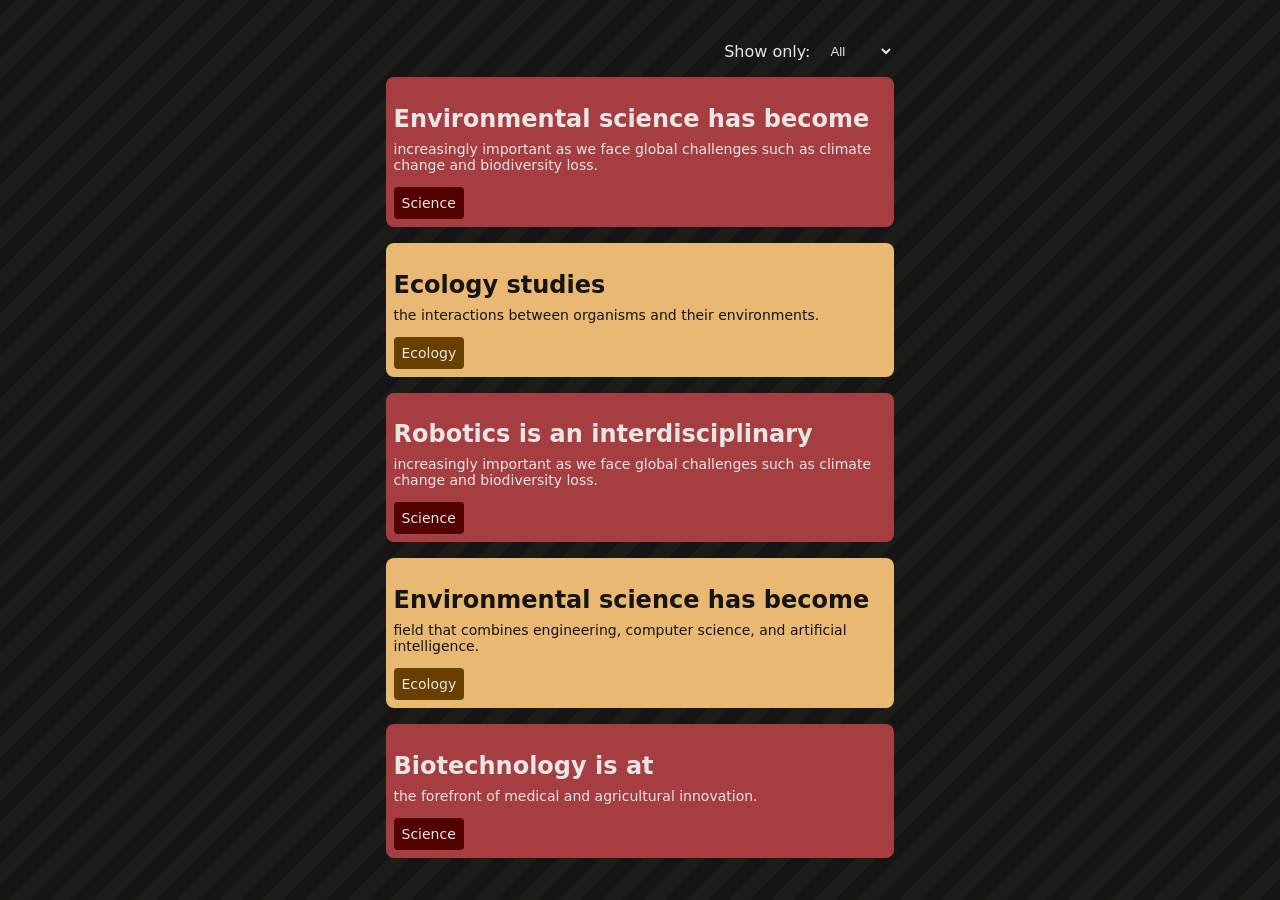
<file: nth-child-of-s/index.html>
<!DOCTYPE html>
<html lang="en">
<head>
    <meta charset="UTF-8">
    <meta name="viewport" content="width=device-width, initial-scale=1.0">
    <title>nth-child() of S</title>
    <link rel="stylesheet" href="index.css">
    <script src="index.js" defer></script>
</head>
<body>
        <div class="wrapper">
            <div class="filter-wrapper">
                <label for="filter">Show only:</label>
                <select name="filter" id="filter">
                    <option value="">All</option>
                    <option value="science">Science</option>
                    <option value="ecology">Ecology</option>
                </select>
            </div>
            <div class="card" data-category="science">
                <h2>Environmental science has become</h2>
                <p>increasingly important as we face global challenges such as climate change and biodiversity loss.</p>
                <div class="badge">Science</div>
            </div>
            <div class="card" data-category="ecology">
                <h2>Ecology studies</h2>
                <p>the interactions between organisms and their environments.</p>
                <div class="badge">Ecology</div>
            </div>
            <div class="card" data-category="science">
                <h2>Robotics is an interdisciplinary</h2>
                <p>increasingly important as we face global challenges such as climate change and biodiversity loss.</p>
                <div class="badge">Science</div>
            </div>
            <div class="card" data-category="ecology">
                <h2>Environmental science has become</h2>
                <p>field that combines engineering, computer science, and artificial intelligence.</p>
                <div class="badge">Ecology</div>
            </div>
            <div class="card" data-category="science">
                <h2>Biotechnology is at</h2>
                <p>the forefront of medical and agricultural innovation.</p>
                <div class="badge">Science</div>
            </div>
        </div>
</body>
</html>
</file>
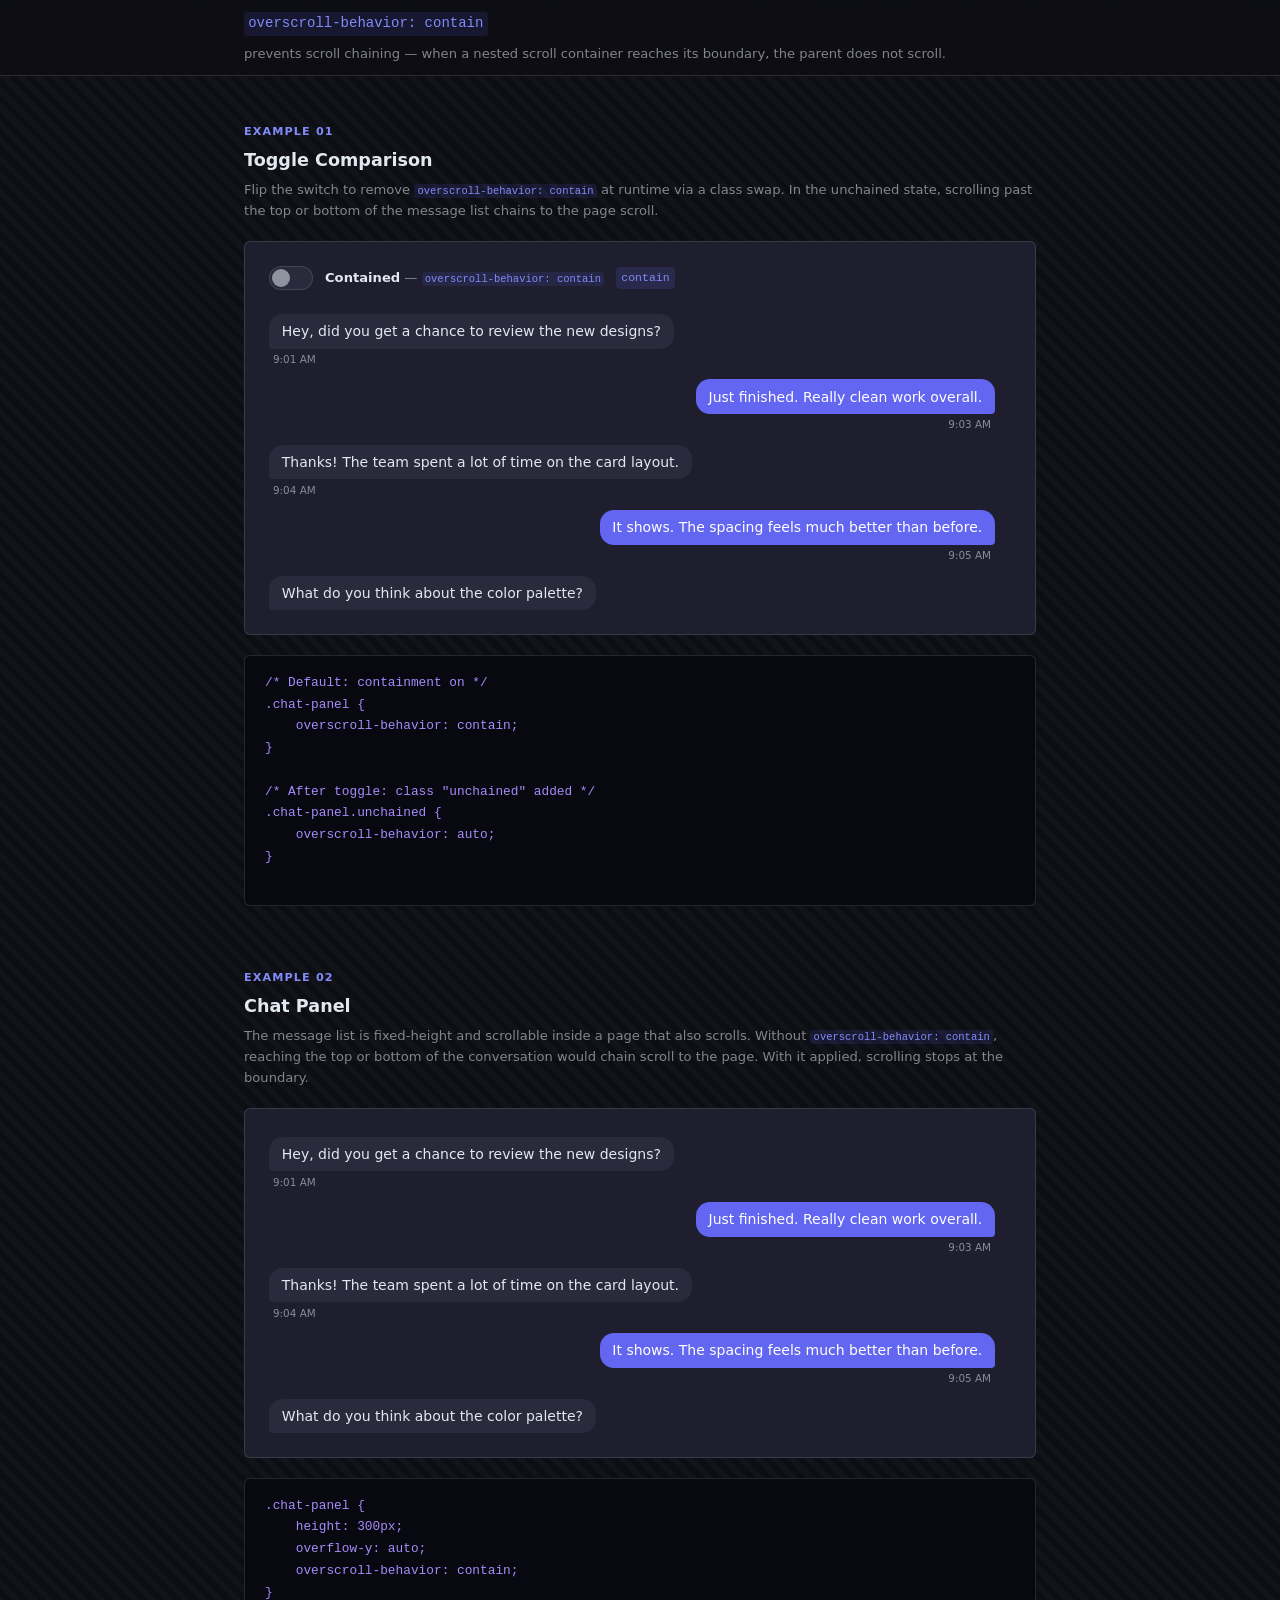
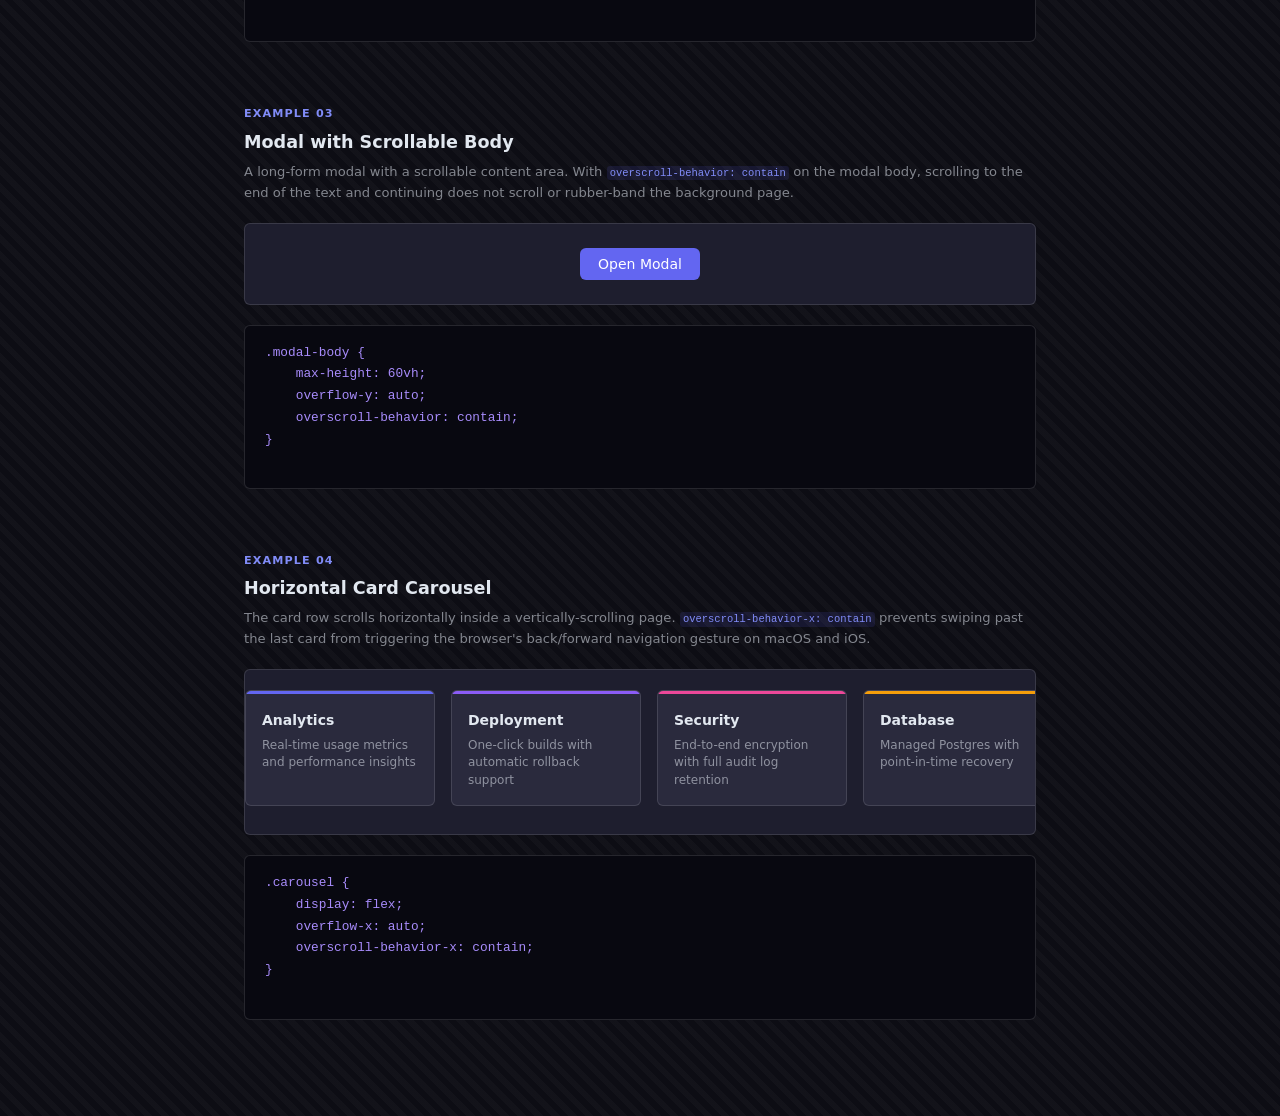
<file: overscroll-behavior-contain/index.html>
<!DOCTYPE html>
<html lang="en">

<head>
    <meta charset="UTF-8">
    <meta name="viewport" content="width=device-width, initial-scale=1.0">
    <title>overscroll-behavior: contain</title>
    <style>
        *,
        *::before,
        *::after {
            box-sizing: border-box;
            margin: 0;
            padding: 0;
        }

        :root {
            --accent: #6366f1;
            --accent-hover: #818cf8;
            --surface: #1e1e2e;
            --surface-raised: #2a2a3d;
            --border: rgb(255 255 255 / .12);
            --text: #e2e8f0;
            --text-dim: rgb(226 232 240 / .55);
            --radius: 6px;
        }

        body {
            background-color: #0d0d14;
            background-image: repeating-linear-gradient(45deg,
                    #0d0d14,
                    #0d0d14 6px,
                    rgb(255 255 255 / .025) 6px,
                    rgb(255 255 255 / .025) 12px);
            color: var(--text);
            font-family: system-ui, sans-serif;
            line-height: 1.5;
            min-block-size: 100vh;
        }

        /* ── Inline code ── */
        code {
            font-family: ui-monospace, monospace;
            font-size: 0.8em;
            color: var(--accent-hover);
            background: rgb(99 102 241 / .12);
            padding-inline: 0.3em;
            padding-block: 0.1em;
            border-radius: 3px;
        }

        /* ── Sticky header ── */
        .sticky-header {
            position: sticky;
            top: 0;
            z-index: 100;
            background: rgb(13 13 20 / .88);
            backdrop-filter: blur(12px);
            -webkit-backdrop-filter: blur(12px);
            border-block-end: 1px solid var(--border);
        }

        .sticky-header-inner {
            max-inline-size: 52rem;
            margin-inline: auto;
            padding-block: 0.75rem;
            padding-inline: 1.25rem;
            display: flex;
            align-items: baseline;
            flex-wrap: wrap;
            gap: 0.5rem;
        }

        .sticky-header-inner code {
            font-size: 0.875rem;
            white-space: nowrap;
            flex-shrink: 0;
        }

        .prop-desc {
            font-size: 0.82rem;
            color: var(--text-dim);
        }

        /* ── Page container ── */
        .page {
            max-inline-size: 52rem;
            margin-inline: auto;
            padding-inline: 1.25rem;
            padding-block-start: 3rem;
            padding-block-end: 6rem;
            display: flex;
            flex-direction: column;
            gap: 4rem;
        }

        /* ── Section ── */
        .section {
            display: flex;
            flex-direction: column;
            gap: 1.25rem;
        }

        .section-header {
            display: flex;
            flex-direction: column;
            gap: 0.35rem;
        }

        .section-label {
            font-size: 0.7rem;
            font-weight: 600;
            letter-spacing: 0.1em;
            text-transform: uppercase;
            color: var(--accent-hover);
            margin: 0;
        }

        .section-title {
            font-size: 1.1rem;
            font-weight: 600;
            margin: 0;
        }

        .section-note {
            font-size: 0.82rem;
            color: var(--text-dim);
            margin: 0;
            line-height: 1.6;
        }

        /* ── Demo area ── */
        .demo-area {
            background: var(--surface);
            border: 1px solid var(--border);
            border-radius: var(--radius);
            padding: 1.5rem;
        }

        /* ── Code block ── */
        .code-block {
            background: #080810;
            border: 1px solid var(--border);
            border-radius: var(--radius);
            padding: 1rem 1.25rem;
            font-family: ui-monospace, monospace;
            font-size: 0.8rem;
            line-height: 1.7;
            color: #a78bfa;
            overflow-x: auto;
            white-space: pre;
        }

        .code-block code {
            all: unset;
        }

        /* ── Chat panel ── */
        .chat-panel {
            block-size: 300px;
            overflow-y: auto;
            overscroll-behavior: contain;
            display: flex;
            flex-direction: column;
            gap: 0.75rem;
            padding-block: 0.25rem;
            padding-inline-end: 1rem;
        }

        .chat-panel.unchained {
            overscroll-behavior: auto;
        }

        .msg {
            display: flex;
            flex-direction: column;
            gap: 0.2rem;
            max-inline-size: 80%;
        }

        .msg--them {
            align-self: flex-start;
        }

        .msg--me {
            align-self: flex-end;
            align-items: flex-end;
        }

        .msg-bubble {
            padding-block: 0.45rem;
            padding-inline: 0.8rem;
            border-radius: 14px;
            font-size: 0.875rem;
            line-height: 1.45;
        }

        .msg--them .msg-bubble {
            background: var(--surface-raised);
            border-end-start-radius: 4px;
            color: var(--text);
        }

        .msg--me .msg-bubble {
            background: var(--accent);
            border-end-end-radius: 4px;
            color: #fff;
        }

        .msg-meta {
            font-size: 0.65rem;
            color: var(--text-dim);
            padding-inline: 0.25rem;
        }

        /* ── Buttons ── */
        .btn-primary {
            padding-block: 0.5rem;
            padding-inline: 1.1rem;
            background: var(--accent);
            color: #fff;
            border: none;
            border-radius: var(--radius);
            font-family: inherit;
            font-size: 0.875rem;
            font-weight: 500;
            cursor: pointer;
            transition: background 150ms;
        }

        .btn-primary:hover {
            background: var(--accent-hover);
        }

        .btn-ghost {
            padding-block: 0.5rem;
            padding-inline: 1.1rem;
            background: transparent;
            color: var(--text-dim);
            border: 1px solid var(--border);
            border-radius: var(--radius);
            font-family: inherit;
            font-size: 0.875rem;
            font-weight: 500;
            cursor: pointer;
            transition: color 150ms, border-color 150ms;
        }

        .btn-ghost:hover {
            color: var(--text);
            border-color: rgb(255 255 255 / .25);
        }

        /* ── Modal ── */
        .modal-overlay {
            position: fixed;
            inset: 0;
            background: rgb(0 0 0 / .72);
            display: flex;
            align-items: center;
            justify-content: center;
            padding-inline: 1rem;
            z-index: 200;
        }

        .modal-overlay[hidden] {
            display: none;
        }

        .modal {
            background: var(--surface);
            border: 1px solid var(--border);
            border-radius: 10px;
            inline-size: min(520px, 100%);
            display: flex;
            flex-direction: column;
            max-block-size: 85vh;
        }

        .modal-header {
            display: flex;
            align-items: center;
            justify-content: space-between;
            padding-block: 1rem;
            padding-inline: 1.25rem;
            border-block-end: 1px solid var(--border);
            flex-shrink: 0;
        }

        .modal-header h3 {
            font-size: 0.95rem;
            font-weight: 600;
        }

        .modal-close {
            background: none;
            border: none;
            color: var(--text-dim);
            font-size: 1.1rem;
            cursor: pointer;
            padding: 0.2rem 0.4rem;
            border-radius: 4px;
            line-height: 1;
            transition: color 150ms;
        }

        .modal-close:hover {
            color: var(--text);
        }

        .modal-body {
            padding-inline: 1.25rem;
            padding-block: 1.25rem;
            overflow-y: auto;
            overscroll-behavior: contain;
            flex: 1;
            font-size: 0.875rem;
            color: var(--text-dim);
            line-height: 1.7;
        }

        .modal-body h4 {
            font-size: 0.875rem;
            font-weight: 600;
            color: var(--text);
            margin-block-end: 0.4rem;
            margin-block-start: 1.25rem;
        }

        .modal-body h4:first-child {
            margin-block-start: 0;
        }

        .modal-footer {
            display: flex;
            gap: 0.75rem;
            justify-content: flex-end;
            padding-block: 1rem;
            padding-inline: 1.25rem;
            border-block-start: 1px solid var(--border);
            flex-shrink: 0;
        }

        /* ── Carousel ── */
        .carousel {
            display: flex;
            gap: 1rem;
            overflow-x: auto;
            overscroll-behavior-x: contain;
            scroll-snap-type: x mandatory;
            padding-block-end: 0.5rem;
        }

        .carousel::-webkit-scrollbar {
            block-size: 4px;
        }

        .carousel::-webkit-scrollbar-track {
            background: transparent;
        }

        .carousel::-webkit-scrollbar-thumb {
            background: rgb(255 255 255 / .15);
            border-radius: 2px;
        }

        .card {
            flex: 0 0 190px;
            scroll-snap-align: start;
            background: var(--surface-raised);
            border: 1px solid var(--border);
            border-radius: var(--radius);
            overflow: hidden;
            display: flex;
            flex-direction: column;
        }

        .card-stripe {
            block-size: 3px;
            flex-shrink: 0;
        }

        .card-body {
            padding: 1rem;
            flex: 1;
            display: flex;
            flex-direction: column;
            gap: 0.35rem;
        }

        .card-title {
            font-size: 0.875rem;
            font-weight: 600;
        }

        .card-sub {
            font-size: 0.75rem;
            color: var(--text-dim);
            line-height: 1.45;
        }

        /* ── Toggle ── */
        .toggle-row {
            display: flex;
            align-items: center;
            gap: 0.75rem;
            flex-wrap: wrap;
            margin-block-end: 1.25rem;
        }

        .toggle-wrap {
            display: flex;
            align-items: center;
            gap: 0.5rem;
            cursor: pointer;
        }

        .toggle-input {
            position: absolute;
            opacity: 0;
            inline-size: 0;
            block-size: 0;
        }

        .toggle-track {
            display: inline-block;
            inline-size: 44px;
            block-size: 24px;
            background: var(--surface-raised);
            border: 1px solid var(--border);
            border-radius: 12px;
            position: relative;
            cursor: pointer;
            transition: background 200ms, border-color 200ms;
            flex-shrink: 0;
        }

        .toggle-track::after {
            content: '';
            position: absolute;
            inline-size: 18px;
            block-size: 18px;
            background: var(--text-dim);
            border-radius: 50%;
            inset-block-start: 2px;
            inset-inline-start: 2px;
            transition: transform 200ms, background 200ms;
        }

        .toggle-input:focus-visible+.toggle-track {
            outline: 2px solid var(--accent);
            outline-offset: 2px;
        }

        .toggle-input:checked+.toggle-track {
            background: rgb(239 68 68 / .75);
            border-color: rgb(239 68 68 / .4);
        }

        .toggle-input:checked+.toggle-track::after {
            transform: translateX(20px);
            background: #fff;
        }

        .toggle-label-text {
            font-size: 0.82rem;
            color: var(--text-dim);
            line-height: 1.4;
        }

        .toggle-label-text strong {
            font-weight: 600;
            color: var(--text);
        }

        .toggle-label-text strong.warn {
            color: #f87171;
        }

        .toggle-badge {
            font-family: ui-monospace, monospace;
            font-size: 0.72rem;
            padding-inline: 0.45em;
            padding-block: 0.2em;
            border-radius: 4px;
            transition: background 200ms, color 200ms;
            white-space: nowrap;
        }

        .toggle-badge.is-contained {
            background: rgb(99 102 241 / .15);
            color: var(--accent-hover);
        }

        .toggle-badge.is-unchained {
            background: rgb(239 68 68 / .15);
            color: #f87171;
        }
    </style>
</head>

<body>

    <header class="sticky-header">
        <div class="sticky-header-inner">
            <code>overscroll-behavior: contain</code>
            <span class="prop-desc">prevents scroll chaining — when a nested scroll container reaches its boundary, the
                parent does not scroll.</span>
        </div>
    </header>

    <div class="page">

        <!-- ── Example 01: Toggle Comparison ── -->
        <section class="section">
            <div class="section-header">
                <p class="section-label">Example 01</p>
                <h2 class="section-title">Toggle Comparison</h2>
                <p class="section-note">Flip the switch to remove <code>overscroll-behavior: contain</code> at runtime
                    via a class swap. In the unchained state, scrolling past the top or bottom of the message list
                    chains to the page scroll.</p>
            </div>
            <div class="demo-area">
                <div class="toggle-row">
                    <label class="toggle-wrap" for="toggle-input">
                        <input class="toggle-input" type="checkbox" id="toggle-input">
                        <span class="toggle-track"></span>
                    </label>
                    <span class="toggle-label-text" id="toggle-label">
                        <strong>Contained</strong> — <code>overscroll-behavior: contain</code>
                    </span>
                    <span class="toggle-badge is-contained" id="toggle-badge">contain</span>
                </div>
                <div class="chat-panel" id="chat-panel-2"></div>
            </div>
            <pre class="code-block">/* Default: containment on */
.chat-panel { 
    overscroll-behavior: contain; 
}

/* After toggle: class "unchained" added */
.chat-panel.unchained { 
    overscroll-behavior: auto; 
}
            </pre>
        </section>

        <!-- ── Example 02: Chat Panel ── -->
        <section class="section">
            <div class="section-header">
                <p class="section-label">Example 02</p>
                <h2 class="section-title">Chat Panel</h2>
                <p class="section-note">The message list is fixed-height and scrollable inside a page that also scrolls.
                    Without <code>overscroll-behavior: contain</code>, reaching the top or bottom of the conversation
                    would chain scroll to the page. With it applied, scrolling stops at the boundary.</p>
            </div>
            <div class="demo-area">
                <div class="chat-panel" id="chat-panel-1"></div>
            </div>
            <pre class="code-block">.chat-panel {
    height: 300px;
    overflow-y: auto;
    overscroll-behavior: contain;
}
            </pre>
        </section>

        <!-- ── Example 03: Modal ── -->
        <section class="section">
            <div class="section-header">
                <p class="section-label">Example 03</p>
                <h2 class="section-title">Modal with Scrollable Body</h2>
                <p class="section-note">A long-form modal with a scrollable content area. With
                    <code>overscroll-behavior: contain</code> on the modal body, scrolling to the end of the text and
                    continuing does not scroll or rubber-band the background page.
                </p>
            </div>
            <div class="demo-area" style="display: flex; justify-content: center;">
                <button class="btn-primary" id="open-modal">Open Modal</button>
            </div>
            <pre class="code-block">.modal-body {
    max-height: 60vh;
    overflow-y: auto;
    overscroll-behavior: contain;
}
            </pre>
        </section>

        <!-- ── Example 04: Carousel ── -->
        <section class="section">
            <div class="section-header">
                <p class="section-label">Example 04</p>
                <h2 class="section-title">Horizontal Card Carousel</h2>
                <p class="section-note">The card row scrolls horizontally inside a vertically-scrolling page.
                    <code>overscroll-behavior-x: contain</code> prevents swiping past the last card from triggering the
                    browser's back/forward navigation gesture on macOS and iOS.
                </p>
            </div>
            <div class="demo-area" style="padding: 1.25rem 0;">
                <div class="carousel" id="carousel" style="padding-inline: 1.5rem;"></div>
            </div>
            <pre class="code-block">.carousel {
    display: flex;
    overflow-x: auto;
    overscroll-behavior-x: contain;
}
            </pre>
        </section>


    </div>

    <!-- ── Modal ── -->
    <div class="modal-overlay" id="modal-overlay" hidden>
        <div class="modal" role="dialog" aria-modal="true" aria-labelledby="modal-title">
            <div class="modal-header">
                <h3 id="modal-title">Terms of Service</h3>
                <button class="modal-close" id="modal-close" aria-label="Close">&#x2715;</button>
            </div>
            <div class="modal-body" id="modal-body"></div>
            <div class="modal-footer">
                <button class="btn-ghost" id="modal-decline">Decline</button>
                <button class="btn-primary" id="modal-accept">Accept</button>
            </div>
        </div>
    </div>

    <script defer>
        /* ── Chat messages ── */
        const MESSAGES = [
            { from: 'them', text: 'Hey, did you get a chance to review the new designs?', time: '9:01 AM' },
            { from: 'me', text: 'Just finished. Really clean work overall.', time: '9:03 AM' },
            { from: 'them', text: 'Thanks! The team spent a lot of time on the card layout.', time: '9:04 AM' },
            { from: 'me', text: 'It shows. The spacing feels much better than before.', time: '9:05 AM' },
            { from: 'them', text: 'What do you think about the color palette?', time: '9:06 AM' },
            { from: 'me', text: 'The indigo accent works really well. Consistent with the brand.', time: '9:07 AM' },
            { from: 'them', text: 'Glad to hear it. We debated between indigo and slate.', time: '9:08 AM' },
            { from: 'me', text: 'Indigo was the right call. Slate would have been too neutral.', time: '9:09 AM' },
            { from: 'them', text: 'We also updated the mobile breakpoints — have you tested yet?', time: '9:11 AM' },
            { from: 'me', text: 'Not yet, will do this afternoon. Any edge cases to focus on?', time: '9:12 AM' },
            { from: 'them', text: 'Check the nav at 375px — a bit tight in the last build.', time: '9:13 AM' },
            { from: 'me', text: 'On it. Checking form fields on iOS too — those get tricky.', time: '9:14 AM' },
            { from: 'them', text: 'Smart. The date picker especially.', time: '9:15 AM' },
            { from: 'me', text: 'Will report back once I run through everything.', time: '9:16 AM' },
            { from: 'them', text: 'One more thing — the modal transition feels a bit slow.', time: '9:18 AM' },
            { from: 'me', text: 'Yeah, 400ms is too long. 250ms feels better.', time: '9:19 AM' },
            { from: 'them', text: 'Agreed. Snappier is better.', time: '9:20 AM' },
            { from: 'me', text: 'Opening a PR for that today.', time: '9:21 AM' },
            { from: 'them', text: 'Perfect. Anything else before the review?', time: '9:22 AM' },
            { from: 'me', text: 'Nothing else right now — talk later!', time: '9:23 AM' },
        ];

        function buildChat(container) {
            MESSAGES.forEach(({ from, text, time }) => {
                const el = document.createElement('div');
                el.className = `msg msg--${from}`;
                el.innerHTML = `<div class="msg-bubble">${text}</div><span class="msg-meta">${time}</span>`;
                container.appendChild(el);
            });
        }

        buildChat(document.getElementById('chat-panel-1'));
        buildChat(document.getElementById('chat-panel-2'));

        /* ── Modal content ── */
        document.getElementById('modal-body').innerHTML = `
            <h4>1. Acceptance of Terms</h4>
            <p>By accessing or using this service you agree to be bound by these Terms of Service and all applicable laws and regulations. If you do not agree with any part of these terms you may not use the service.</p>
            <h4>2. Description of Service</h4>
            <p>We provide a platform for developers and designers to explore modern web platform features through interactive demonstrations. The service is provided "as is" and may be updated, modified, or discontinued at any time without prior notice.</p>
            <h4>3. User Responsibilities</h4>
            <p>You are responsible for maintaining the confidentiality of your account credentials. You agree not to use the service for any unlawful purpose or in any way that could damage, disable, or impair the service or other users' access to it.</p>
            <h4>4. Intellectual Property</h4>
            <p>All content, trademarks, service marks, logos, and other intellectual property displayed on this service are the property of their respective owners. Nothing in these terms grants you any right to use any intellectual property without express written permission.</p>
            <h4>5. Privacy</h4>
            <p>Your use of the service is governed by our Privacy Policy, which is incorporated by reference into these Terms of Service. By using the service you consent to the data practices described in the Privacy Policy.</p>
            <h4>6. Limitation of Liability</h4>
            <p>To the fullest extent permitted by law, we shall not be liable for any indirect, incidental, special, consequential, or punitive damages arising out of or relating to your use of the service.</p>
            <h4>7. Indemnification</h4>
            <p>You agree to indemnify and hold harmless the service, its officers, directors, employees, and agents from and against any claims, liabilities, damages, losses, and expenses arising out of your use of the service.</p>
            <h4>8. Termination</h4>
            <p>We reserve the right to terminate or suspend your access to the service at any time, with or without cause. Upon termination, all provisions of these terms that should survive termination shall do so.</p>
            <h4>9. Governing Law</h4>
            <p>These terms shall be governed by and construed in accordance with applicable law, without regard to its conflict-of-law provisions.</p>
            <h4>10. Changes to Terms</h4>
            <p>We reserve the right to modify these terms at any time. Changes are effective immediately upon posting. Your continued use of the service after any changes constitutes acceptance of the new terms.</p>
        `;

        /* ── Modal open / close ── */
        const overlay = document.getElementById('modal-overlay');
        const openBtn = document.getElementById('open-modal');
        const closeBtn = document.getElementById('modal-close');
        const declineBtn = document.getElementById('modal-decline');
        const acceptBtn = document.getElementById('modal-accept');

        const openModal = () => { overlay.hidden = false; closeBtn.focus(); };
        const closeModal = () => { overlay.hidden = true; openBtn.focus(); };

        openBtn.addEventListener('click', openModal);
        closeBtn.addEventListener('click', closeModal);
        declineBtn.addEventListener('click', closeModal);
        acceptBtn.addEventListener('click', closeModal);
        overlay.addEventListener('click', (e) => { if (e.target === overlay) closeModal(); });
        document.addEventListener('keydown', (e) => { if (e.key === 'Escape' && !overlay.hidden) closeModal(); });

        /* ── Carousel cards ── */
        const CARDS = [
            { title: 'Analytics', sub: 'Real-time usage metrics and performance insights', color: '#6366f1' },
            { title: 'Deployment', sub: 'One-click builds with automatic rollback support', color: '#8b5cf6' },
            { title: 'Security', sub: 'End-to-end encryption with full audit log retention', color: '#ec4899' },
            { title: 'Database', sub: 'Managed Postgres with point-in-time recovery', color: '#f59e0b' },
            { title: 'Storage', sub: 'Global CDN-backed object storage for any file type', color: '#10b981' },
            { title: 'Functions', sub: 'Serverless edge functions with sub-10 ms cold start', color: '#06b6d4' },
            { title: 'Auth', sub: 'OAuth, magic links, and passkey support built in', color: '#3b82f6' },
            { title: 'Queues', sub: 'Durable message queues with at-least-once delivery', color: '#f97316' },
            { title: 'Logs', sub: 'Structured log ingestion with full-text search', color: '#84cc16' },
            { title: 'AI', sub: 'Hosted inference for leading open-source models', color: '#a855f7' },
        ];

        const carousel = document.getElementById('carousel');
        CARDS.forEach(({ title, sub, color }) => {
            const card = document.createElement('div');
            card.className = 'card';
            card.innerHTML = `
                <div class="card-stripe" style="background:${color}"></div>
                <div class="card-body">
                    <span class="card-title">${title}</span>
                    <span class="card-sub">${sub}</span>
                </div>
                `;
            carousel.appendChild(card);
        });

        /* ── Toggle ── */
        const toggleInput = document.getElementById('toggle-input');
        const chatPanel2 = document.getElementById('chat-panel-2');
        const toggleLabel = document.getElementById('toggle-label');
        const toggleBadge = document.getElementById('toggle-badge');

        toggleInput.addEventListener('change', () => {
            const unchained = toggleInput.checked;
            chatPanel2.classList.toggle('unchained', unchained);

            if (unchained) {
                toggleLabel.innerHTML = '<strong class="warn">Unchained</strong> — <code>overscroll-behavior: auto</code>';
                toggleBadge.textContent = 'auto';
                toggleBadge.className = 'toggle-badge is-unchained';
            } else {
                toggleLabel.innerHTML = '<strong>Contained</strong> — <code>overscroll-behavior: contain</code>';
                toggleBadge.textContent = 'contain';
                toggleBadge.className = 'toggle-badge is-contained';
            }
        });
    </script>
</body>

</html>
</file>
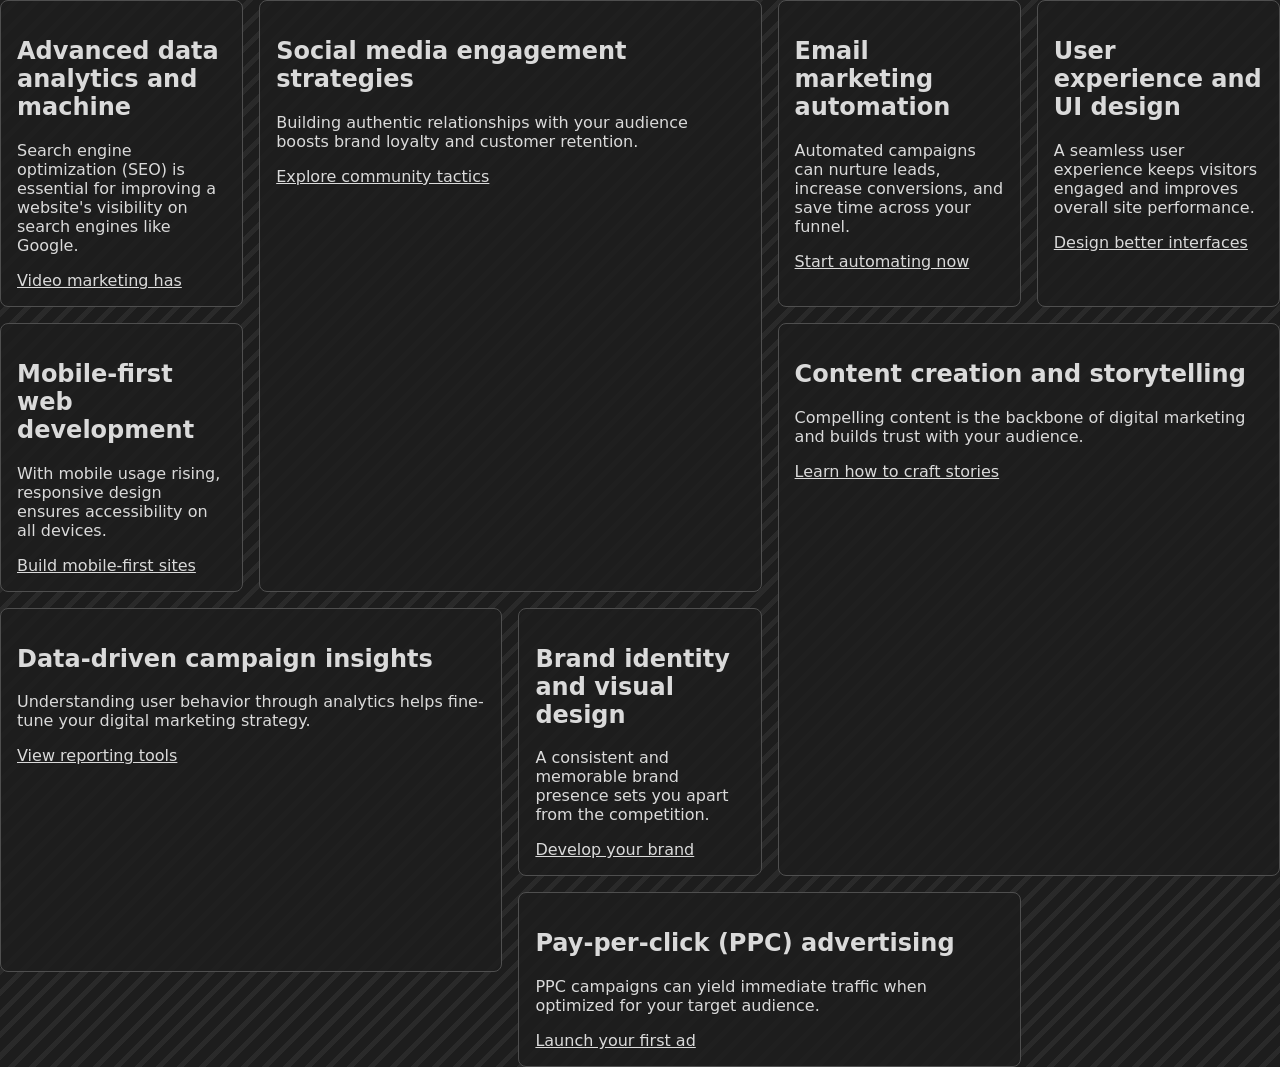
<file: reading-flow-example/index.html>
<!DOCTYPE html>
<html lang="en">

<head>
    <meta charset="UTF-8">
    <meta name="viewport" content="width=device-width, initial-scale=1.0">
    <title>Reading Flow - Example</title>
    <style>
        body {
            display: grid;
            place-content: center;
            font-family: system-ui;
            min-block-size: 100svh;
            margin: 0;
            background: rgb(29, 29, 29);
            color: rgb(218, 218, 218);
            background-image: repeating-linear-gradient(
                -45deg,
                rgb(29, 29, 29),
                rgb(29, 29, 29) 10px,
                rgba(218, 218, 218, 0.067) 10px, 
                rgba(218, 218, 218, 0.067) 15px
            );
        }

        .card-wrapper {
            display: grid;
            grid-template-columns: repeat(5, minmax(0, 1fr));
            gap: 1rem;
            grid-auto-flow: dense;
            /* reading-flow: grid-columns; */
            max-inline-size: 80rem;
        }

        .card {
            border: 1px solid rgb(79, 79, 79);
            padding: 1rem;
            border-radius: .5rem;
            background: rgba(29, 29, 29, 0.8);
        }

        .card:nth-child(even) {
            grid-column: span 2;
            grid-row: span 2;
        }

        .card.featured {
            border: 2px dashed rgb(29, 29, 29);
            order: -1;
            background: rgb(211, 198, 12);
            color: rgb(29, 29, 29);
            grid-column: span 2;

            a {
                color: rgb(29, 29, 29);
            }
        }

        a {
            color: rgb(218, 218, 218);
        }
    </style>
</head>

<body>
    <div class="card-wrapper">
        <div class="card">
            <h2>Advanced data analytics and machine</h2>
            <p>Search engine optimization (SEO) is essential for improving a website's visibility on search engines like
                Google.</p>
            <a href="#">Video marketing has</a>
        </div>
        <div class="card">
            <h2>Social media engagement strategies</h2>
            <p>Building authentic relationships with your audience boosts brand loyalty and customer retention.</p>
            <a href="#">Explore community tactics</a>
        </div>

        <div class="card">
            <h2>Email marketing automation</h2>
            <p>Automated campaigns can nurture leads, increase conversions, and save time across your funnel.</p>
            <a href="#">Start automating now</a>
        </div>

        <div class="card">
            <h2>Content creation and storytelling</h2>
            <p>Compelling content is the backbone of digital marketing and builds trust with your audience.</p>
            <a href="#">Learn how to craft stories</a>
        </div>

        <div class="card">
            <h2>User experience and UI design</h2>
            <p>A seamless user experience keeps visitors engaged and improves overall site performance.</p>
            <a href="#">Design better interfaces</a>
        </div>

        <div class="card">
            <h2>Data-driven campaign insights</h2>
            <p>Understanding user behavior through analytics helps fine-tune your digital marketing strategy.</p>
            <a href="#">View reporting tools</a>
        </div>

        <div class="card">
            <h2>Mobile-first web development</h2>
            <p>With mobile usage rising, responsive design ensures accessibility on all devices.</p>
            <a href="#">Build mobile-first sites</a>
        </div>

        <div class="card">
            <h2>Pay-per-click (PPC) advertising</h2>
            <p>PPC campaigns can yield immediate traffic when optimized for your target audience.</p>
            <a href="#">Launch your first ad</a>
        </div>

        <div class="card">
            <h2>Brand identity and visual design</h2>
            <p>A consistent and memorable brand presence sets you apart from the competition.</p>
            <a href="#">Develop your brand</a>
        </div>

    </div>
</body>

</html>
</file>
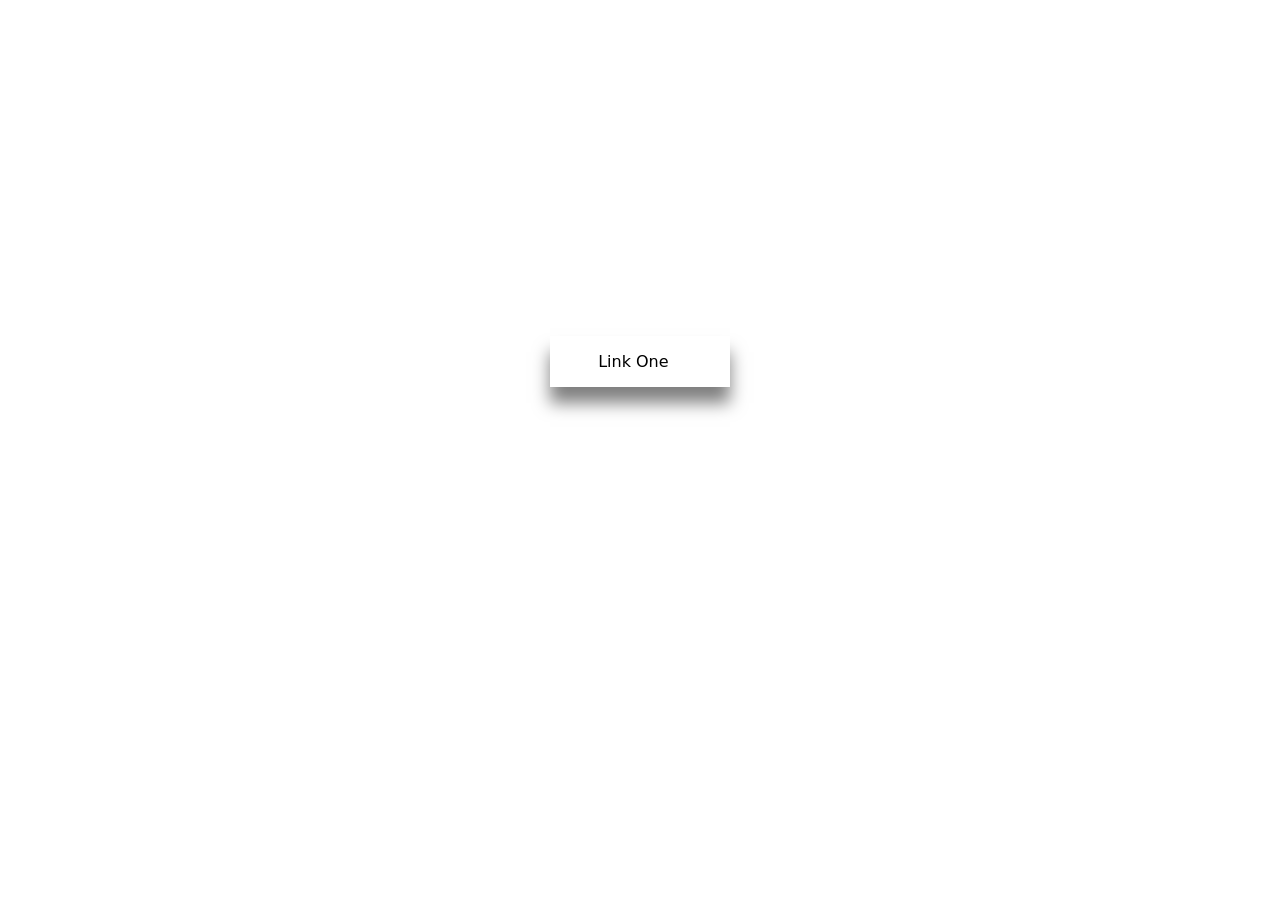
<file: sibing-index/index.html>
<!DOCTYPE html>
<html lang="en">

<head>
    <meta charset="UTF-8">
    <meta name="viewport" content="width=device-width, initial-scale=1.0">
    <title>sibling-index() Example</title>
    <style>
        :root {
            color-scheme: light dark;
        }

        body {
            margin: 0;
            color-scheme: light dark;
        }

        .wrapper {
            display: grid;
            place-items: center;
            min-block-size: 100vh;
            font-family: system-ui;

            ul {
                list-style-type: none;
                margin: 0;
                display: grid;
                gap: .5rem;
                grid-template-columns: 1fr;
                justify-content: center;
                align-items: center;
                padding: 0;
                li {
                    /* z-index: calc(sibling-count() - sibling-index()); */
                    /* transition: z-index 150ms ease; */
                    position: relative;
                    transition: left 300ms ease, opacity 300ms ease;
                    transition-delay: calc(sibling-index() * 100ms);
                    /* Without sibling-index() */
                    /* &:nth-child(2) {
                        transition-delay: 200ms;
                    }
                    &:nth-child(3) {
                        transition-delay: 300ms;
                    }
                    &:nth-child(4) {
                        transition-delay: 400ms;
                    } */
                    &:has(a:hover) {
                        /* z-index: sibling-count(); */
                    }
                    &:not(:first-child) {
                        left: 100%;
                        opacity: 0;
                    }
                    &:hover {
                        ~ li {
                            left: 0;
                            opacity: 1;
                        }
                    }
                    a {
                        display: block;
                        background: #fff;
                        color: #000;
                        text-decoration: none;
                        padding: 1rem 3rem;
                        transition: background 300ms ease;
                        box-shadow: 0 1rem 1rem rgb(0 0 0 / .5);
                        &:hover {
                            background: cornflowerblue;
                        }
                    }
                }
            }
        }
    </style>
</head>

<body>
    <div class="wrapper">
        <ul>
            <li><a href="#">Link One</a></li>
            <li><a href="#">Link Two</a></li>
            <li><a href="#">Link Three</a></li>
            <li><a href="#">Link Four</a></li>
        </ul>
    </div>
</body>

</html>
</file>
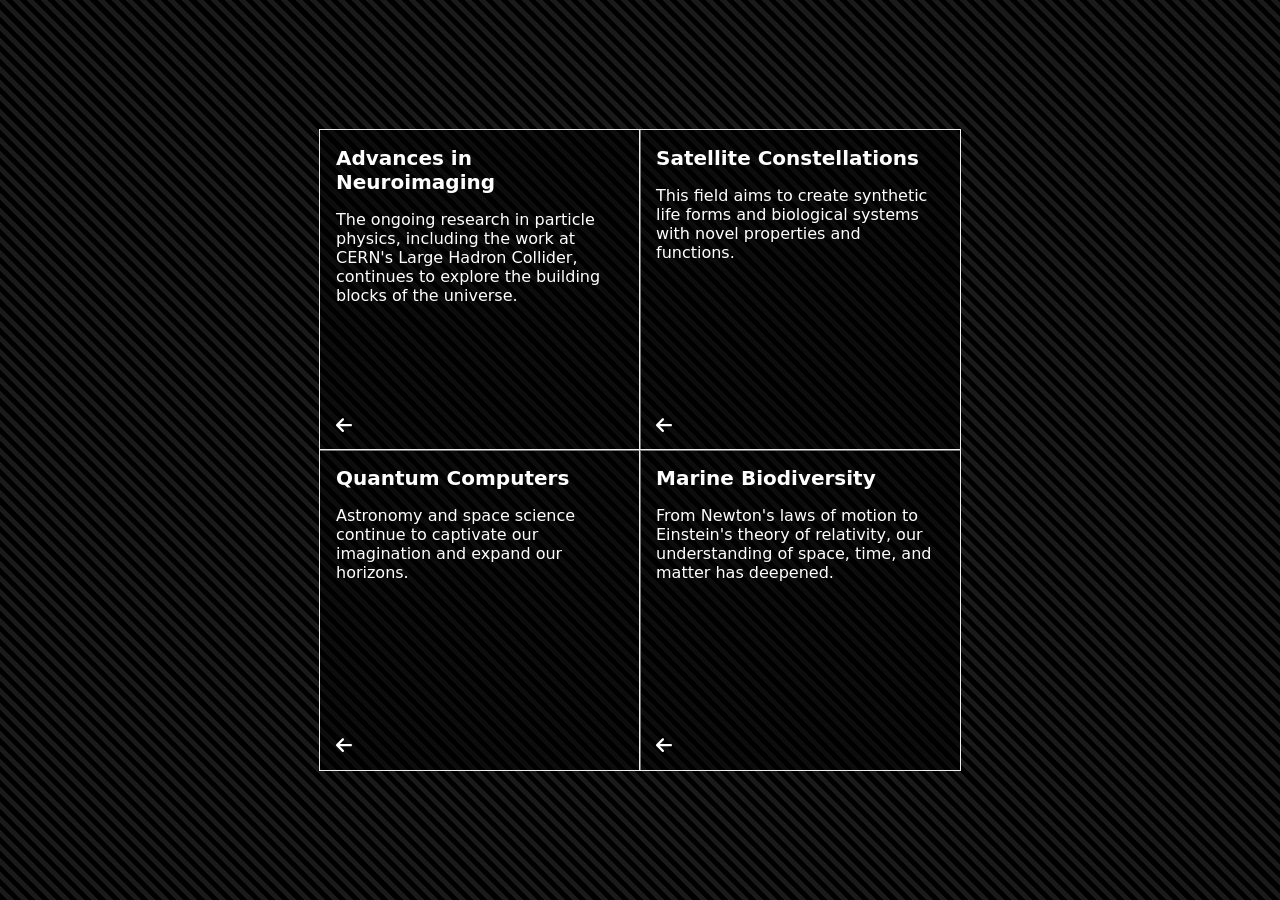
<file: sliding-highlight/index.html>
<!DOCTYPE html>
<html lang="en">

<head>
    <meta charset="UTF-8">
    <meta name="viewport" content="width=device-width, initial-scale=1.0">
    <title>Sliding Highlight Example</title>
    <style>
        body {
            display: grid;
            place-content: center;
            min-block-size: 100svh;
            margin: 0;
            font-family: system-ui;
            background: #000;
            color: #fff;
            background-image: repeating-linear-gradient(
                45deg,
                #000,
                #000 5px,
                rgba(255 255 255 / 0.1) 5px,
                rgba(255 255 255 / 0.1) 10px
            );
        }

        .sliding-highlight-wrapper {
            display: grid;
            grid-template-columns: repeat(2, minmax(0, 1fr));
            inline-size: 40rem;
            position: relative;
            &:hover {
                .sliding-highlight {
                    opacity: 1;
                }
            }
            &:has(.sliding-highlight-item:nth-child(2):hover) {
                .sliding-highlight {
                    translate: 0 0;
                }
            }
            &:has(.sliding-highlight-item:nth-child(3):hover) {
                .sliding-highlight {
                    translate: 100% 0;
                }
            }
            &:has(.sliding-highlight-item:nth-child(4):hover) {
                .sliding-highlight {
                    translate: 0 100%;
                }
            }
            &:has(.sliding-highlight-item:nth-child(5):hover) {
                .sliding-highlight {
                    translate: 100% 100%;
                }
            }
        }

        .sliding-highlight-item {
            outline: 1px solid #efefef;
            padding: 1rem;
            box-sizing: border-box;
            inline-size: 100%;
            block-size: 100%;
            aspect-ratio: 1/1;
            display: flex;
            flex-direction: column;
            cursor: pointer;
            background: rgb(0 0 0 / .5);
            svg {
                inline-size: 1rem;
                margin-top: auto;
                transform: scaleX(-1);
                transition: transform 300ms ease;
                fill: #fff;
            }
            &:hover, &:focus-visible {
                svg {
                    transform: scaleX(1);
                }
            }
        }

        .sliding-highlight {
            position: absolute;
            inline-size: 50%;
            block-size: 50%;
            background: #3f3f3f;
            z-index: -1;
            opacity: 0;
            transition: opacity 600ms ease, translate 300ms ease;
        }

        .sliding-highlight_header {
            font-size: 1.25rem;
            font-weight: 600;
        }
    </style>
</head>

<body>
    <div class="sliding-highlight-wrapper">
        <div class="sliding-highlight"></div>
        <div class="sliding-highlight-item">
            <div class="sliding-highlight_header">Advances in Neuroimaging</div>
            <p>The ongoing research in particle physics, including the work at CERN's Large Hadron Collider, continues
                to explore the building blocks of the universe.</p>
            <svg xmlns="http://www.w3.org/2000/svg"
                viewBox="0 0 448 512"><!--!Font Awesome Free 6.7.2 by @fontawesome - https://fontawesome.com License - https://fontawesome.com/license/free Copyright 2025 Fonticons, Inc.-->
                <path
                    d="M438.6 278.6c12.5-12.5 12.5-32.8 0-45.3l-160-160c-12.5-12.5-32.8-12.5-45.3 0s-12.5 32.8 0 45.3L338.8 224 32 224c-17.7 0-32 14.3-32 32s14.3 32 32 32l306.7 0L233.4 393.4c-12.5 12.5-12.5 32.8 0 45.3s32.8 12.5 45.3 0l160-160z" />
            </svg>
        </div>
        <div class="sliding-highlight-item">
            <div class="sliding-highlight_header">Satellite Constellations</div>
            <p>This field aims to create synthetic life forms and biological systems with novel properties and
                functions.</p>
            <svg xmlns="http://www.w3.org/2000/svg"
                viewBox="0 0 448 512"><!--!Font Awesome Free 6.7.2 by @fontawesome - https://fontawesome.com License - https://fontawesome.com/license/free Copyright 2025 Fonticons, Inc.-->
                <path
                    d="M438.6 278.6c12.5-12.5 12.5-32.8 0-45.3l-160-160c-12.5-12.5-32.8-12.5-45.3 0s-12.5 32.8 0 45.3L338.8 224 32 224c-17.7 0-32 14.3-32 32s14.3 32 32 32l306.7 0L233.4 393.4c-12.5 12.5-12.5 32.8 0 45.3s32.8 12.5 45.3 0l160-160z" />
            </svg>
        </div>
        <div class="sliding-highlight-item">
            <div class="sliding-highlight_header">Quantum Computers</div>
            <p>Astronomy and space science continue to captivate our imagination and expand our horizons.</p>
            <svg xmlns="http://www.w3.org/2000/svg"
                viewBox="0 0 448 512"><!--!Font Awesome Free 6.7.2 by @fontawesome - https://fontawesome.com License - https://fontawesome.com/license/free Copyright 2025 Fonticons, Inc.-->
                <path
                    d="M438.6 278.6c12.5-12.5 12.5-32.8 0-45.3l-160-160c-12.5-12.5-32.8-12.5-45.3 0s-12.5 32.8 0 45.3L338.8 224 32 224c-17.7 0-32 14.3-32 32s14.3 32 32 32l306.7 0L233.4 393.4c-12.5 12.5-12.5 32.8 0 45.3s32.8 12.5 45.3 0l160-160z" />
            </svg>
        </div>
        <div class="sliding-highlight-item">
            <div class="sliding-highlight_header">Marine Biodiversity</div>
            <p>From Newton's laws of motion to Einstein's theory of relativity, our understanding of space, time, and
                matter has deepened.</p>
            <svg xmlns="http://www.w3.org/2000/svg"
                viewBox="0 0 448 512"><!--!Font Awesome Free 6.7.2 by @fontawesome - https://fontawesome.com License - https://fontawesome.com/license/free Copyright 2025 Fonticons, Inc.-->
                <path
                    d="M438.6 278.6c12.5-12.5 12.5-32.8 0-45.3l-160-160c-12.5-12.5-32.8-12.5-45.3 0s-12.5 32.8 0 45.3L338.8 224 32 224c-17.7 0-32 14.3-32 32s14.3 32 32 32l306.7 0L233.4 393.4c-12.5 12.5-12.5 32.8 0 45.3s32.8 12.5 45.3 0l160-160z" />
            </svg>
        </div>
    </div>
</body>

</html>
</file>
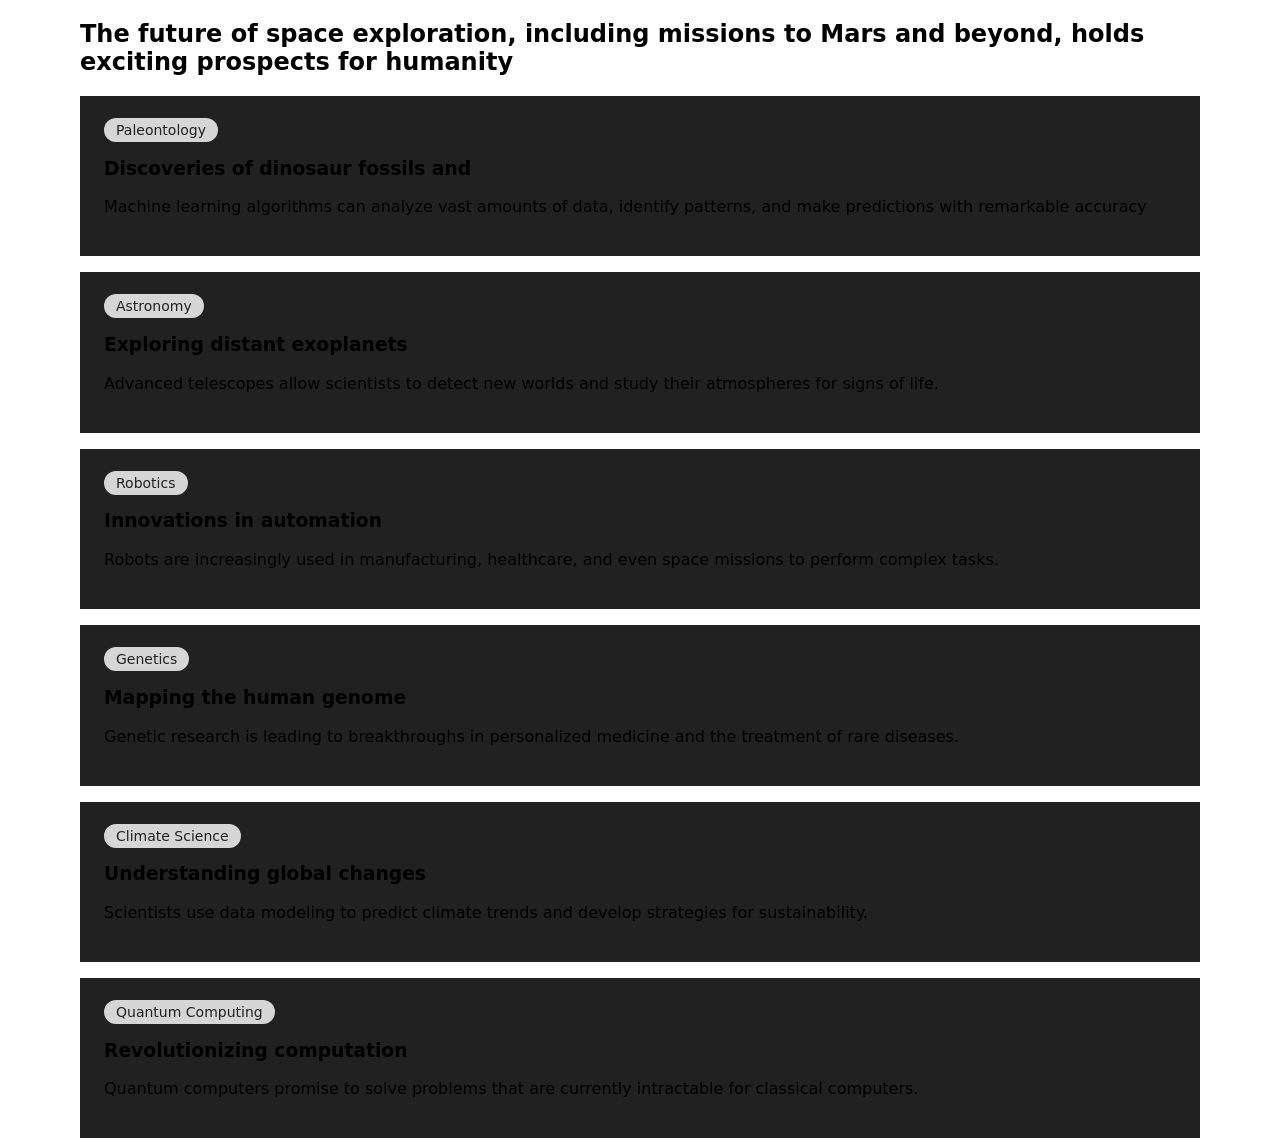
<file: updated-attr/index.html>
<!DOCTYPE html>
<html lang="en">

<head>
    <meta charset="UTF-8">
    <meta name="viewport" content="width=device-width, initial-scale=1.0">
    <title>Updated attr() function in CSS</title>
    <style>
        :root {
            color-scheme: light dark;
        }

        body {
            display: grid;
            place-content: center;
            min-block-size: 100svh;
            margin: 0;
            margin-inline: 5rem;
            font-family: system-ui, -apple-system, BlinkMacSystemFont, 'Segoe UI', Roboto, Oxygen, Ubuntu, Cantarell, 'Open Sans', 'Helvetica Neue', sans-serif;

        }

        .card-wrapper {
            display: grid;
            grid-template-columns: 
                repeat(attr(data-columns type(<number>), 2), 1fr);
            gap: 1rem;
        }

        .card {
            background: rgb(33, 33, 33);
            padding: 1.5rem;
            span{
                background: rgb(214, 214, 214);
                color: rgb(33, 33, 33);
                padding: .25rem .75rem;
                border-radius: 1rem;
                font-size: .875rem;
                font-weight: 200;
            }
        }
    </style>
</head>

<body>
    <h2>The future of space exploration, including missions to Mars and beyond, holds exciting prospects for humanity
    </h2>
    <div class="card-wrapper" data-columns="4">
        <div class="card">
            <span>Paleontology</span>
            <h3>Discoveries of dinosaur fossils and</h3>
            <p>Machine learning algorithms can analyze vast amounts of data, identify patterns, and make predictions
            with remarkable accuracy</p>
        </div>
        <div class="card">
            <span>Astronomy</span>
            <h3>Exploring distant exoplanets</h3>
            <p>Advanced telescopes allow scientists to detect new worlds and study their atmospheres for signs of life.</p>
        </div>
        <div class="card">
            <span>Robotics</span>
            <h3>Innovations in automation</h3>
            <p>Robots are increasingly used in manufacturing, healthcare, and even space missions to perform complex tasks.</p>
        </div>
        <div class="card">
            <span>Genetics</span>
            <h3>Mapping the human genome</h3>
            <p>Genetic research is leading to breakthroughs in personalized medicine and the treatment of rare diseases.</p>
        </div>
        <div class="card">
            <span>Climate Science</span>
            <h3>Understanding global changes</h3>
            <p>Scientists use data modeling to predict climate trends and develop strategies for sustainability.</p>
        </div>
        <div class="card">
            <span>Quantum Computing</span>
            <h3>Revolutionizing computation</h3>
            <p>Quantum computers promise to solve problems that are currently intractable for classical computers.</p>
        </div>
    </div>
</body>

</html>
</file>
<file: attr-selector-ext-links/index.css>
/* CSS styles for index.html */
:root {
    color-scheme: light dark;
}

body {
    font-family: system-ui;
    display: grid;
    place-content: center;
    min-block-size: 100svh;
}

.content-wrapper {
    inline-size: 70ch;
}

p {
    line-height: 1.2;
    text-wrap: pretty;
}

h2 {
    text-wrap: balance;
}

a[target="_blank"] {
    display: inline-flex;
    gap: .25rem;
}

a[target="_blank"]:after {
    --fa: "\f08e";
    content: var(--fa);
    font-family: "Font Awesome 6 Free";
    font-weight: 600;

}
</file>
<file: nth-child-of-s/index.css>
:root {
    --night: #151515;
    --redwood: #A63D40;
    --earth-yellow: #E9B872;
    --asparagus: #90A959;
    --air-force-blue: #6494AA;
    --white: #e6e6e6;
}

body {
    --spacing: 15px;
    display: grid;
    place-content: center;
    place-items: center;
    margin: 0;
    min-block-size: 100svh;
    font-family: system-ui;
    background: var(--night);
    color: var(--white);
    background-image: repeating-linear-gradient(
        -45deg,
        var(--night),
        var(--night) var(--spacing),
        rgba(from var(--asparagus) r g b / .05) var(--spacing),
        rgba(from var(--asparagus) r g b / .05) calc(var(--spacing) * 2)
    );
}

.wrapper {
    width: min(50ch, 100%);
    display: grid;
    gap: 1rem;
}

.card {
    --clr: var(--redwood);
    background: var(--clr);
    padding: .5rem;
    border-radius: .5rem;

    .badge {
        display: inline-block;
        background: oklch(from var(--clr) calc(l *.5) c h);
        padding: .5rem;
        font-size: .875rem;
        border-radius: .25rem;
        font-weight: 500;
    }
}

.card:nth-child(odd of :not(.hidden)) {
    --clr: var(--earth-yellow);
    color: var(--night);

    .badge {
        color: var(--white);
    }
}

h2 {
    margin-block-end: 0;
}

p {
    font-size: .875rem;
    margin-block-start: .5rem;
}

.hidden {
    display: none;
}

label, select {
    display: inline-block;
    width: fit-content;
}

.filter-wrapper {
    display: flex;
    gap: 1rem;
    justify-content: end;

    select {
        background: transparent;
        color: var(--white);
        border: 0;
    }
}
</file>
